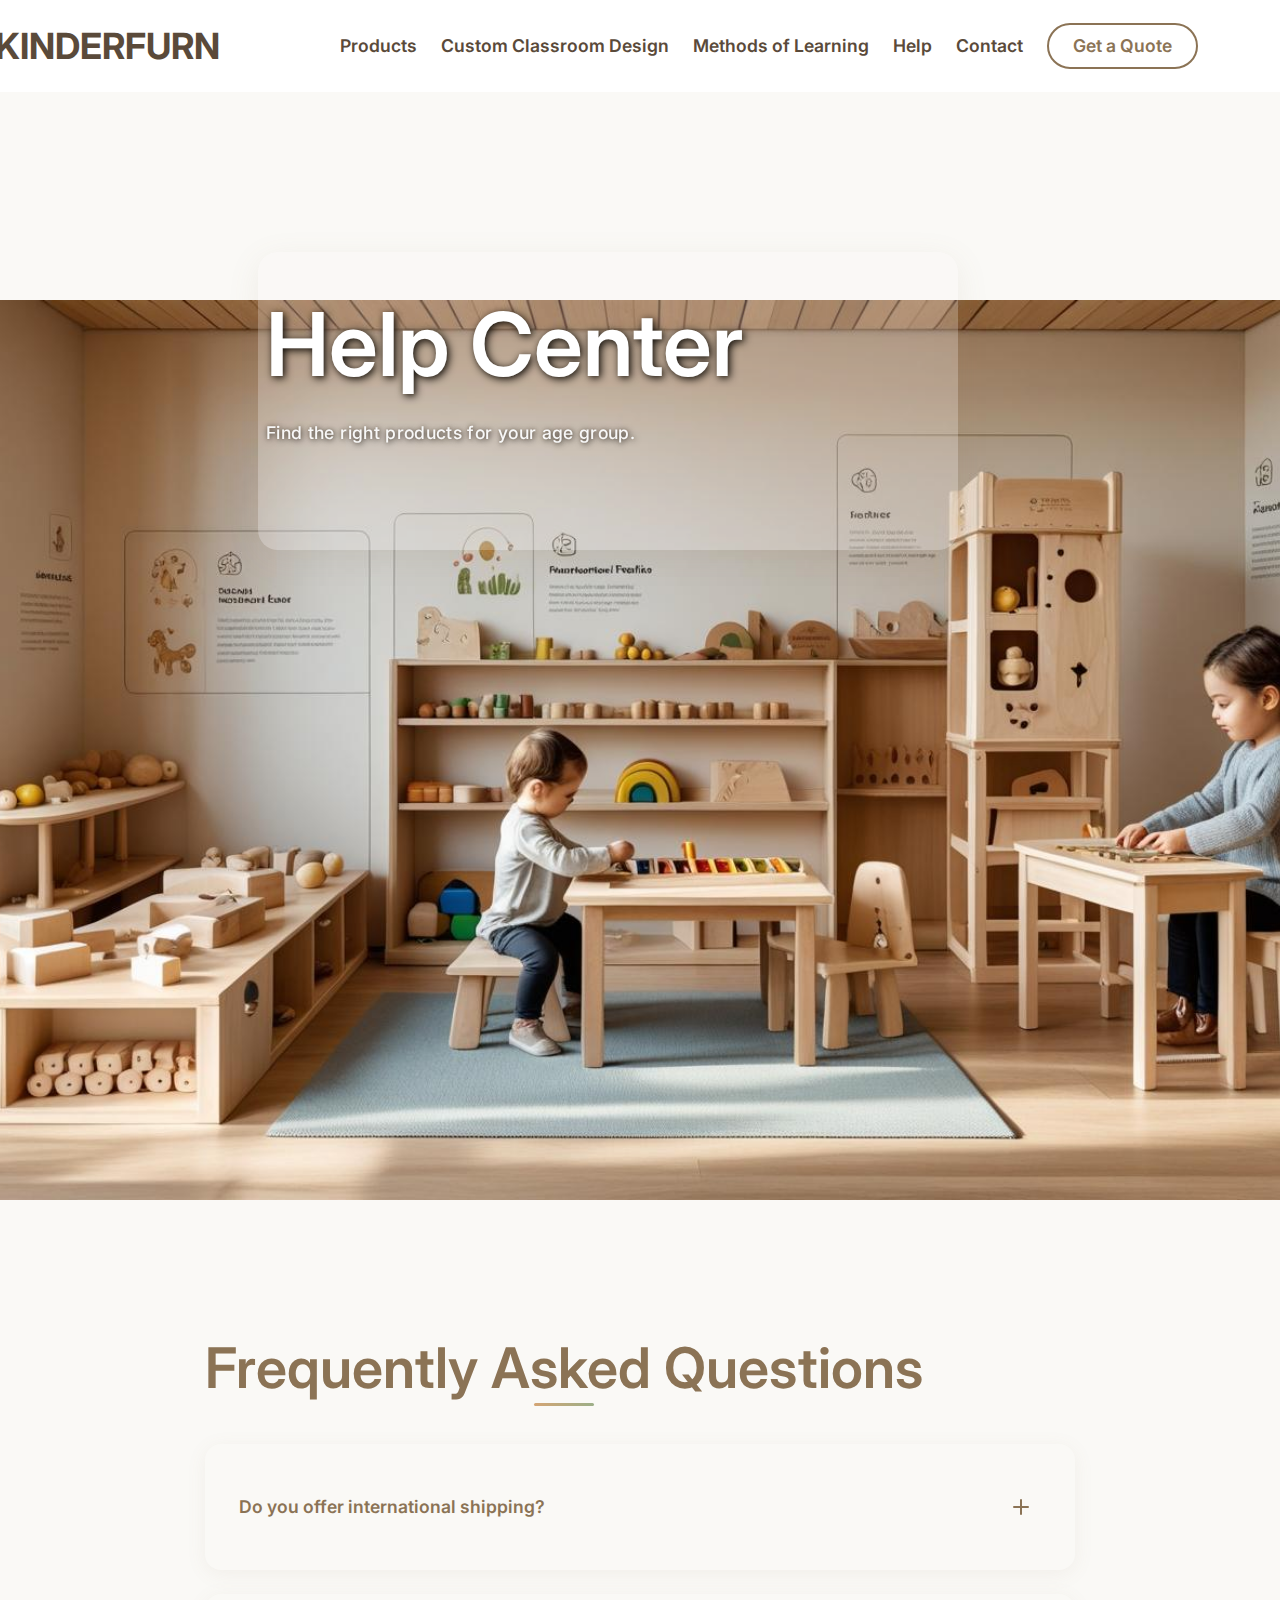
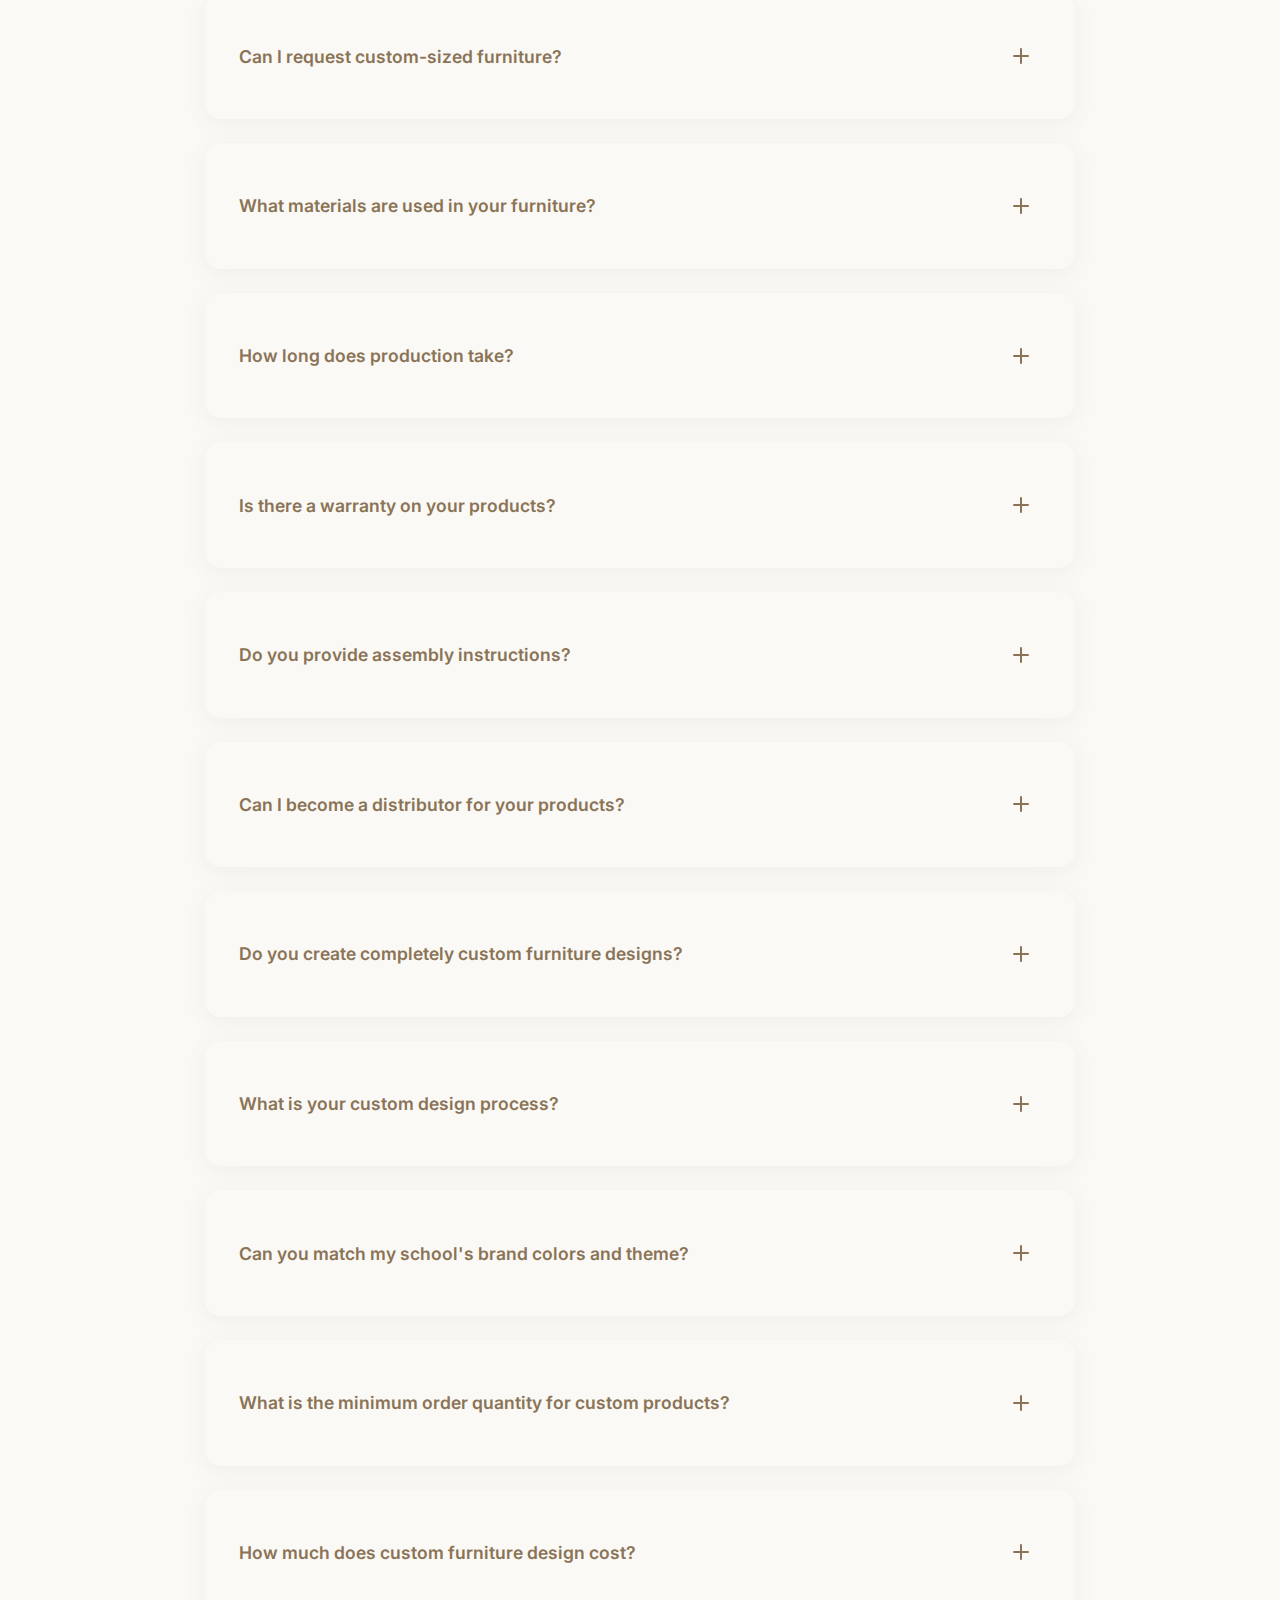
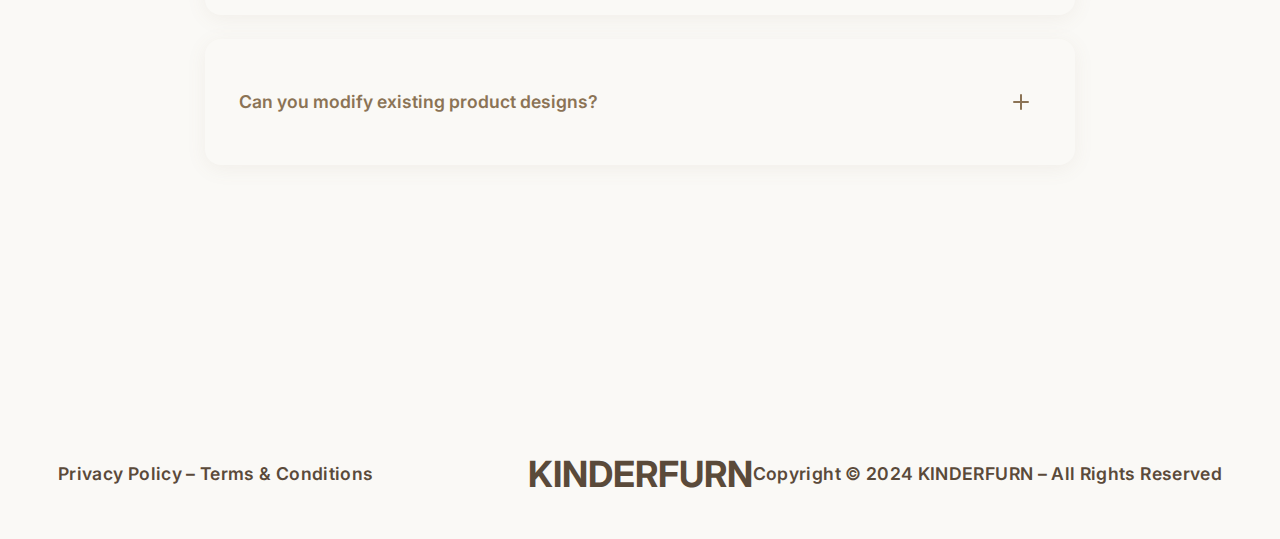
<file: help.html>
<!DOCTYPE html>
<html lang="en">

<head>
    <meta charset="UTF-8" />
    <meta name="viewport" content="width=device-width, initial-scale=1.0" />
    <link rel="icon" type="image/png" href="img/favicon.png" />
    <title>KINDERFURN - Help Center</title>
    <link rel="stylesheet" href="css/style.css" />
    <style>
        .help__tabs {
            display: flex;
            justify-content: center;
            margin-bottom: 3rem;
            gap: 1rem;
        }

        .help__tab-button {
            padding: 0.75rem 1.5rem;
            border-radius: 30px;
            background-color: var(--neutral-light);
            color: var(--primary-dark);
            font-weight: 600;
            border: 2px solid transparent;
            cursor: pointer;
            transition: all 0.3s ease;
            position: relative;
            overflow: hidden;
        }

        .help__tab-button.active,
        .help__tab-button:hover {
            background-color: var(--primary-dark);
            color: var(--neutral-light);
            transform: translateY(-2px);
            box-shadow: 0 8px 25px rgba(139, 115, 85, 0.25);
        }

        .help__tab-content {
            display: none;
        }

        .help__tab-content.active {
            display: block;
        }

        /* Enhanced FAQ Animations */
        .faqs__container {
            max-width: 900px;
            margin: 0 auto;
        }

        .spollers-faq__item {
            background: var(--neutral-light);
            border-radius: 16px;
            margin-bottom: 1.5rem;
            box-shadow: 0 4px 20px rgba(139, 115, 85, 0.08);
            transition: all 0.4s cubic-bezier(0.4, 0, 0.2, 1);
            overflow: hidden;
            border: 2px solid transparent;
        }

        .spollers-faq__item:hover {
            transform: translateY(-4px);
            box-shadow: 0 12px 40px rgba(139, 115, 85, 0.15);
            border-color: var(--accent-natural);
        }

        .spollers-faq__item.active {
            background: linear-gradient(135deg, var(--neutral-light) 0%, var(--primary-light) 100%);
            border-color: var(--primary-dark);
            transform: translateY(-2px);
            box-shadow: 0 8px 30px rgba(139, 115, 85, 0.2);
        }

        .spollers-faq__button {
            width: 100%;
            padding: 1.8rem 2rem;
            background: transparent;
            border: none;
            text-align: left;
            font-size: 1.1rem;
            font-weight: 600;
            color: var(--primary-dark);
            cursor: pointer;
            display: flex;
            justify-content: space-between;
            align-items: center;
            transition: all 0.3s ease;
            position: relative;
        }

        .spollers-faq__button:hover {
            color: var(--accent-warm);
        }

        .spollers-faq__button span {
            width: 24px;
            height: 24px;
            position: relative;
            transition: all 0.4s cubic-bezier(0.4, 0, 0.2, 1);
        }

        .spollers-faq__button span::before,
        .spollers-faq__button span::after {
            content: '';
            position: absolute;
            top: 50%;
            left: 50%;
            background: var(--primary-dark);
            border-radius: 2px;
            transition: all 0.4s cubic-bezier(0.4, 0, 0.2, 1);
        }

        .spollers-faq__button span::before {
            width: 16px;
            height: 2px;
            transform: translate(-50%, -50%);
        }

        .spollers-faq__button span::after {
            width: 2px;
            height: 16px;
            transform: translate(-50%, -50%);
        }

        .spollers-faq__item.active .spollers-faq__button span {
            transform: rotate(45deg);
        }

        .spollers-faq__item.active .spollers-faq__button span::before {
            background: var(--accent-warm);
        }

        .spollers-faq__item.active .spollers-faq__button span::after {
            background: var(--accent-warm);
            opacity: 0;
        }

        .spollers-faq__text {
            display: none;
            padding: 0 2rem 2rem 2rem;
        }

        .spollers-faq__item.active .spollers-faq__text {
            display: block;
        }

        .spollers-faq__text p {
            font-size: 1rem;
            line-height: 1.6;
            color: var(--neutral-dark);
            margin: 0;
        }

        /* FAQ Header Styling */
        .faqs .title {
            color: var(--primary-dark);
            position: relative;
            display: inline-block;
        }

        .faqs .title::after {
            content: '';
            position: absolute;
            bottom: -10px;
            left: 50%;
            transform: translateX(-50%);
            width: 60px;
            height: 3px;
            background: linear-gradient(90deg, var(--accent-warm), var(--primary-medium));
            border-radius: 2px;
        }

        /* Staggered Animation for FAQ Items */
        .spollers-faq__item {
            animation: slideInUp 0.6s ease-out;
            animation-fill-mode: both;
        }

        .spollers-faq__item:nth-child(1) { animation-delay: 0.1s; }
        .spollers-faq__item:nth-child(2) { animation-delay: 0.2s; }
        .spollers-faq__item:nth-child(3) { animation-delay: 0.3s; }
        .spollers-faq__item:nth-child(4) { animation-delay: 0.4s; }
        .spollers-faq__item:nth-child(5) { animation-delay: 0.5s; }
        .spollers-faq__item:nth-child(6) { animation-delay: 0.6s; }
        .spollers-faq__item:nth-child(7) { animation-delay: 0.7s; }

        @keyframes slideInUp {
            from {
                opacity: 0;
                transform: translateY(30px);
            }
            to {
                opacity: 1;
                transform: translateY(0);
            }
        }


    </style>
</head>

<body>
    <div class="wrapper">
        <header class="header">
            <div class="header__container">
                <a href="index.html" class="header__logo logo">KINDERFURN</a>
                <div class="header__navigation">
                    <div class="header__menu menu">
                        <nav class="menu__body">
                            <ul class="menu__list">
                                <li class="menu__item menu__item_has-submenu">
                                    <a href="#" class="menu__link">Products</a>
                                    <ul class="menu__submenu">
                                        <li><a href="shelving-storage.html" class="menu__sublink">Shelving & Storage</a></li>
                                        <li><a href="chairs-seating.html" class="menu__sublink">Chairs & Seating</a></li>
                                        <li><a href="tables.html" class="menu__sublink">Tables</a></li>
                                        <li><a href="easels.html" class="menu__sublink">Easels</a></li>
                                    </ul>
                                </li>
                                <li class="menu__item"><a href="custom-classroom-design.html" class="menu__link">Custom Classroom Design</a></li>
                                <li class="menu__item menu__item_has-submenu">
                                    <a href="#" class="menu__link">Methods of Learning</a>
                                    <ul class="menu__submenu">
                                        <li><a href="montessori.html" class="menu__sublink">Montessori</a></li>
                                        <li><a href="pikler.html" class="menu__sublink">Pikler</a></li>
                                        <li><a href="waldorf.html" class="menu__sublink">Waldorf</a></li>
                                    </ul>
                                </li>
                                <li class="menu__item"><a href="help.html" class="menu__link">Help</a></li>
                                <li class="menu__item"><a href="contact.html" class="menu__link">Contact</a></li>
                            </ul>
                            <a href="contact.html" class="actions-header__button">Get a Quote</a>
                        </nav>
                    </div>
                    <div class="header__actions actions-header">
                        <button type="button" class="menu__icon icon-menu"><span></span></button>
                    </div>
                </div>
            </div>
        </header>
        <main class="page">
            <section class="page__main main main_help">
                <div class="main__container main__container_pages">
                    <h1 class="main__title">Help Center</h1>
                    <div class="main__text main__text_pages">
                        Find the right products for your age group.
                    </div>
                </div>
            </section>
            <section class="page__faqs faqs" style="padding-bottom: 5rem;">
                <div class="faqs__container">
                    <h2 class="title" style="text-align:center; margin-bottom: 3rem;">Frequently Asked Questions</h2>
                    <div class="faqs__spollers spollers-faq">
                        <div class="spollers-faq__item">
                            <button type="button" class="spollers-faq__button">Do you offer international shipping?<span></span></button>
                            <div class="spollers-faq__text">
                                <p>Yes, we ship worldwide. For bulk orders, we work with trusted freight partners to ensure safe and timely delivery.</p>
                            </div>
                        </div>
                        <div class="spollers-faq__item">
                            <button type="button" class="spollers-faq__button">Can I request custom-sized furniture?<span></span></button>
                            <div class="spollers-faq__text">
                                <p>Absolutely. We offer custom classroom design services and can tailor furniture dimensions based on your space and needs.</p>
                            </div>
                        </div>
                        <div class="spollers-faq__item">
                            <button type="button" class="spollers-faq__button">What materials are used in your furniture?<span></span></button>
                            <div class="spollers-faq__text">
                                <p>We use high-quality Finnish birch plywood, eco-friendly finishes, and non-toxic adhesives, ensuring durability and child safety.</p>
                            </div>
                        </div>
                        <div class="spollers-faq__item">
                            <button type="button" class="spollers-faq__button">How long does production take?<span></span></button>
                            <div class="spollers-faq__text">
                                <p>Standard orders are usually produced within 4–6 weeks. Custom projects may take slightly longer depending on complexity.</p>
                            </div>
                        </div>
                        <div class="spollers-faq__item">
                            <button type="button" class="spollers-faq__button">Is there a warranty on your products?<span></span></button>
                            <div class="spollers-faq__text">
                                <p>Yes, all our furniture comes with a 5-year warranty covering structural integrity and manufacturing defects.</p>
                            </div>
                        </div>
                        <div class="spollers-faq__item">
                            <button type="button" class="spollers-faq__button">Do you provide assembly instructions?<span></span></button>
                            <div class="spollers-faq__text">
                                <p>Yes, all products come with clear and easy-to-follow assembly manuals. For bulk orders, we also offer digital guides and support.</p>
                            </div>
                        </div>
                        <div class="spollers-faq__item">
                            <button type="button" class="spollers-faq__button">Can I become a distributor for your products?<span></span></button>
                            <div class="spollers-faq__text">
                                <p>We are open to new B2B partnerships. Please reach out via the Contact page to discuss distribution opportunities in your region.</p>
                            </div>
                        </div>
                        <div class="spollers-faq__item">
                            <button type="button" class="spollers-faq__button">Do you create completely custom furniture designs?<span></span></button>
                            <div class="spollers-faq__text">
                                <p>Yes! We specialize in creating bespoke furniture tailored to your exact specifications. Our design team works with you to develop unique pieces that match your vision, brand colors, and specific dimensional requirements.</p>
                            </div>
                        </div>
                        <div class="spollers-faq__item">
                            <button type="button" class="spollers-faq__button">What is your custom design process?<span></span></button>
                            <div class="spollers-faq__text">
                                <p>Our custom design process includes: 1) Initial consultation to understand your needs, 2) 3D design concepts and renderings, 3) Material and finish selection, 4) Prototype development (if needed), 5) Production and quality testing, 6) Delivery and installation support.</p>
                            </div>
                        </div>
                        <div class="spollers-faq__item">
                            <button type="button" class="spollers-faq__button">Can you match my school's brand colors and theme?<span></span></button>
                            <div class="spollers-faq__text">
                                <p>Absolutely! We can create furniture in custom colors, add logos, and incorporate your school's branding elements. We work with a wide range of safe, child-friendly finishes and can match virtually any color palette.</p>
                            </div>
                        </div>
                        <div class="spollers-faq__item">
                            <button type="button" class="spollers-faq__button">What is the minimum order quantity for custom products?<span></span></button>
                            <div class="spollers-faq__text">
                                <p>For custom furniture designs, we typically require a minimum order of 10-20 pieces depending on complexity. However, we're flexible and can discuss smaller quantities for unique projects or prototype development.</p>
                            </div>
                        </div>
                        <div class="spollers-faq__item">
                            <button type="button" class="spollers-faq__button">How much does custom furniture design cost?<span></span></button>
                            <div class="spollers-faq__text">
                                <p>Custom furniture pricing varies based on design complexity, materials, quantity, and special features. Generally, custom pieces are 20-40% more than our standard products. Contact us for a detailed quote based on your specific requirements.</p>
                            </div>
                        </div>
                        <div class="spollers-faq__item">
                            <button type="button" class="spollers-faq__button">Can you modify existing product designs?<span></span></button>
                            <div class="spollers-faq__text">
                                <p>Yes! We can modify our existing furniture designs with different dimensions, colors, materials, or additional features. This is often more cost-effective than creating entirely new designs while still meeting your specific needs.</p>
                            </div>
                        </div>
                    </div>
                </div>
            </section>
        </main>
        <footer class="footer">
            <div class="footer__container">
                <a href="privacy-policy.html" class="footer__policy">Privacy Policy – Terms & Conditions</a>
                <a href="index.html" class="footer__logo logo">KINDERFURN</a>
                <div class="footer__copyright">Copyright © 2024 KINDERFURN – All Rights Reserved</div>
            </div>
        </footer>
    </div>
    <script src="js/script.js"></script>
    <script>
        const tabs = document.querySelectorAll('.help__tab-button');
        const contents = document.querySelectorAll('.help__tab-content');

        tabs.forEach(tab => {
            tab.addEventListener('click', () => {
                tabs.forEach(item => item.classList.remove('active'));
                contents.forEach(item => item.classList.remove('active'));

                tab.classList.add('active');
                document.getElementById(tab.dataset.tab).classList.add('active');
            });
        });

        const spollers = document.querySelectorAll('.spollers-faq__button');
        spollers.forEach(spoller => {
            spoller.addEventListener('click', () => {
                const parent = spoller.parentElement;
                if (parent.classList.contains('active')) {
                    parent.classList.remove('active');
                } else {
                    document.querySelectorAll('.spollers-faq__item.active').forEach(activeSpoller => {
                        activeSpoller.classList.remove('active');
                    });
                    parent.classList.add('active');
                }
            });
        });
    </script>
</body>

</html>
</file>
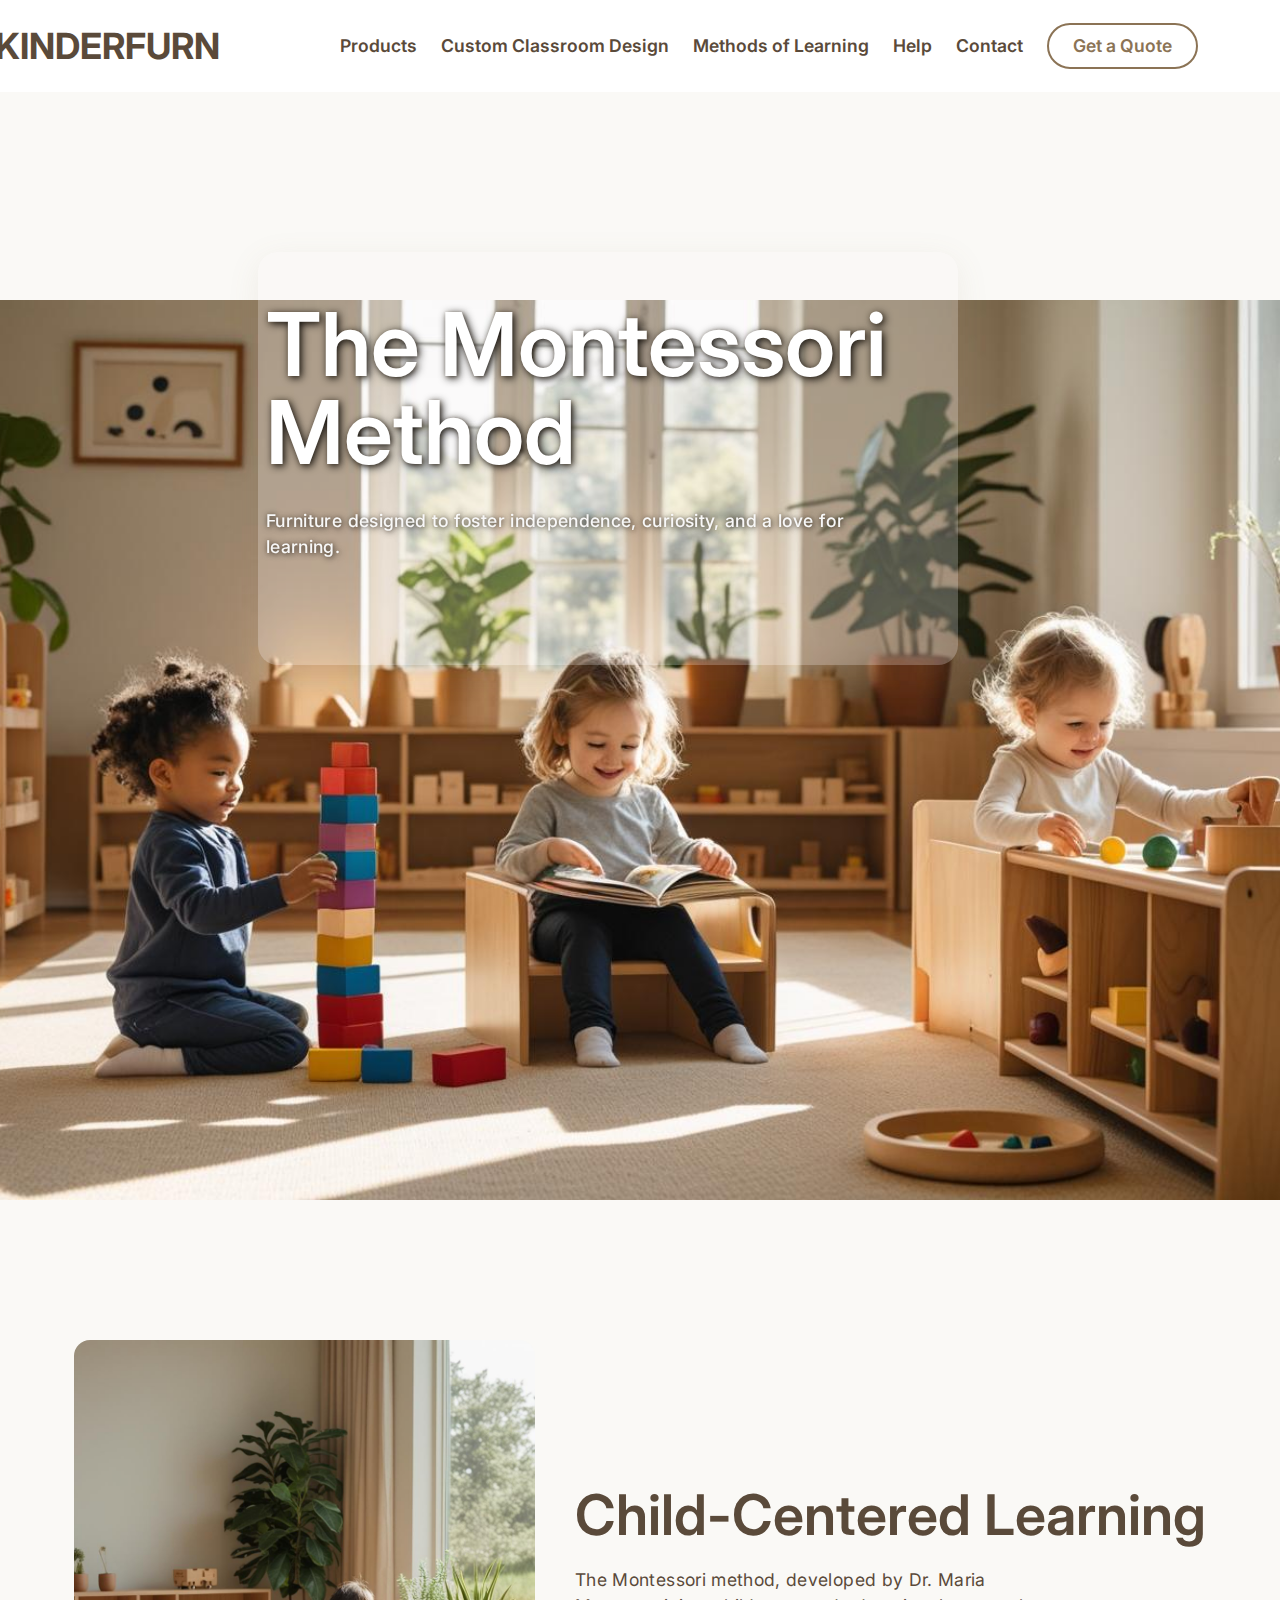
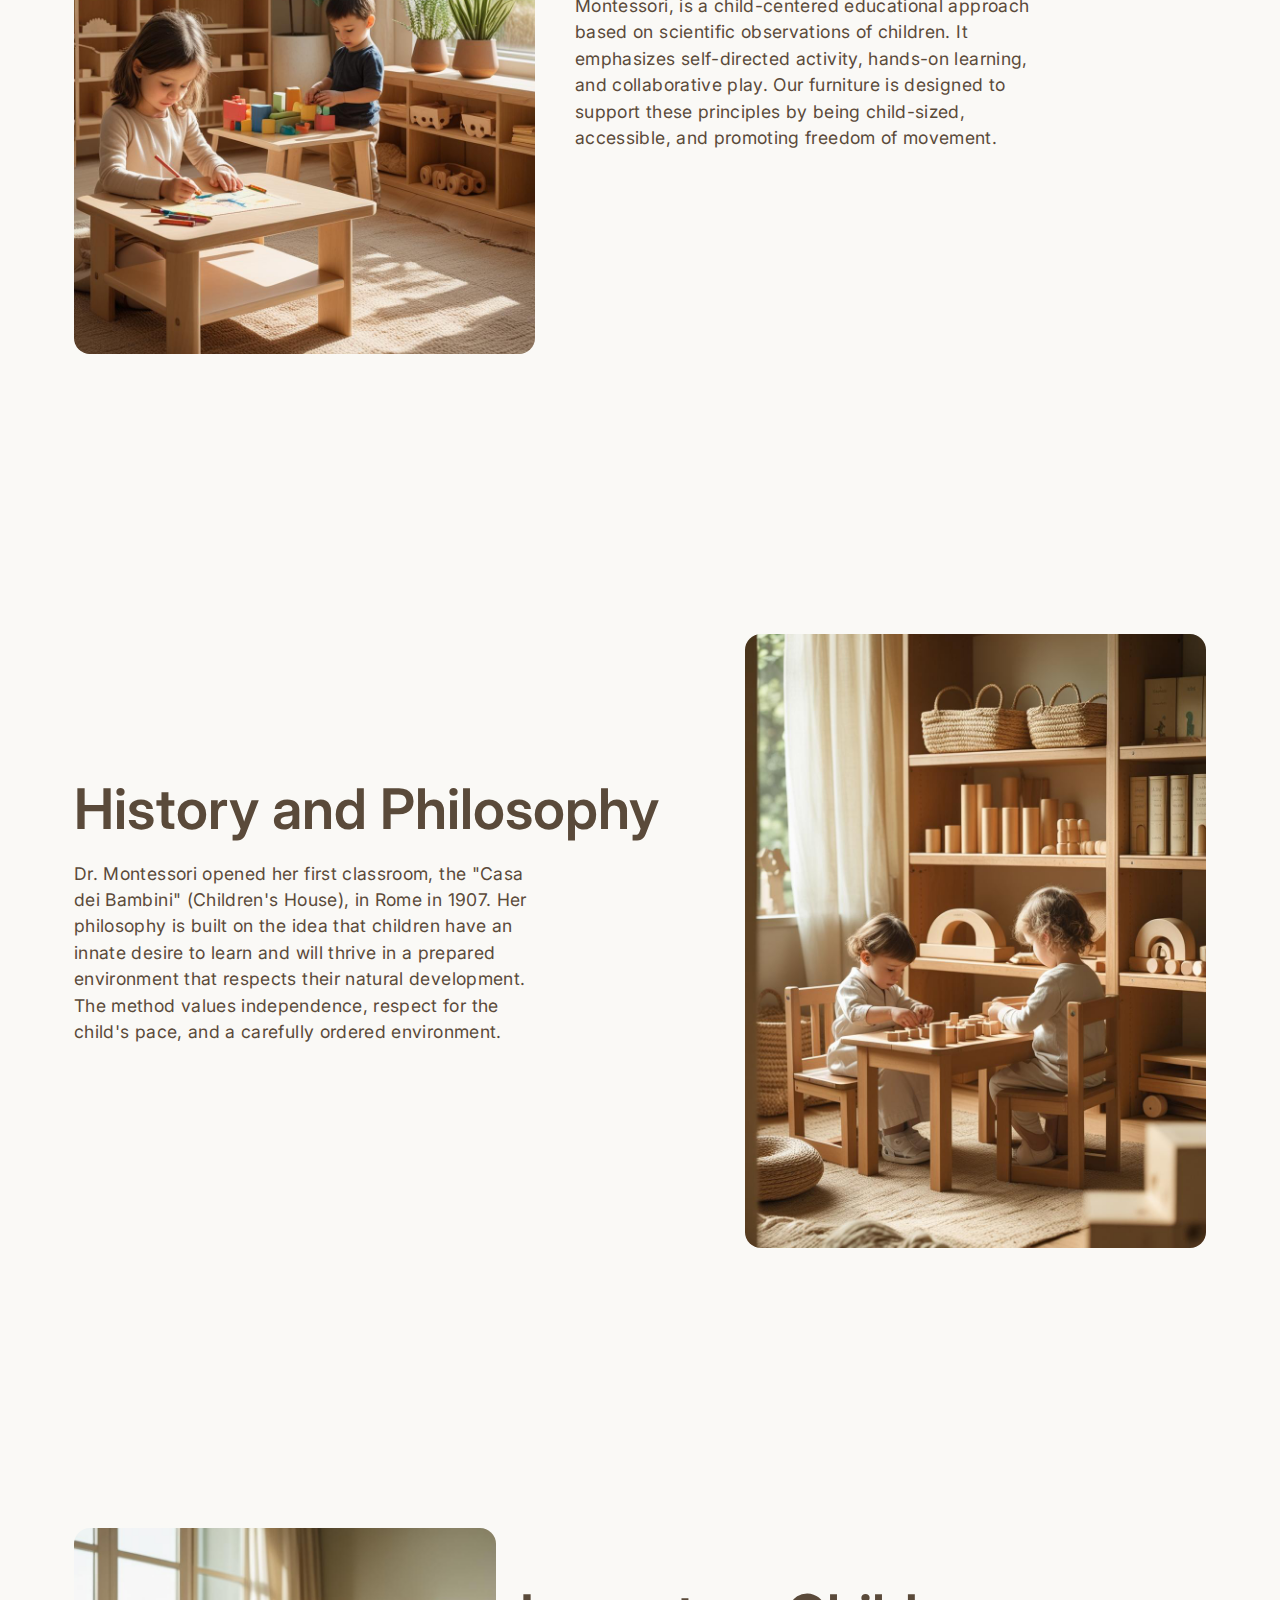
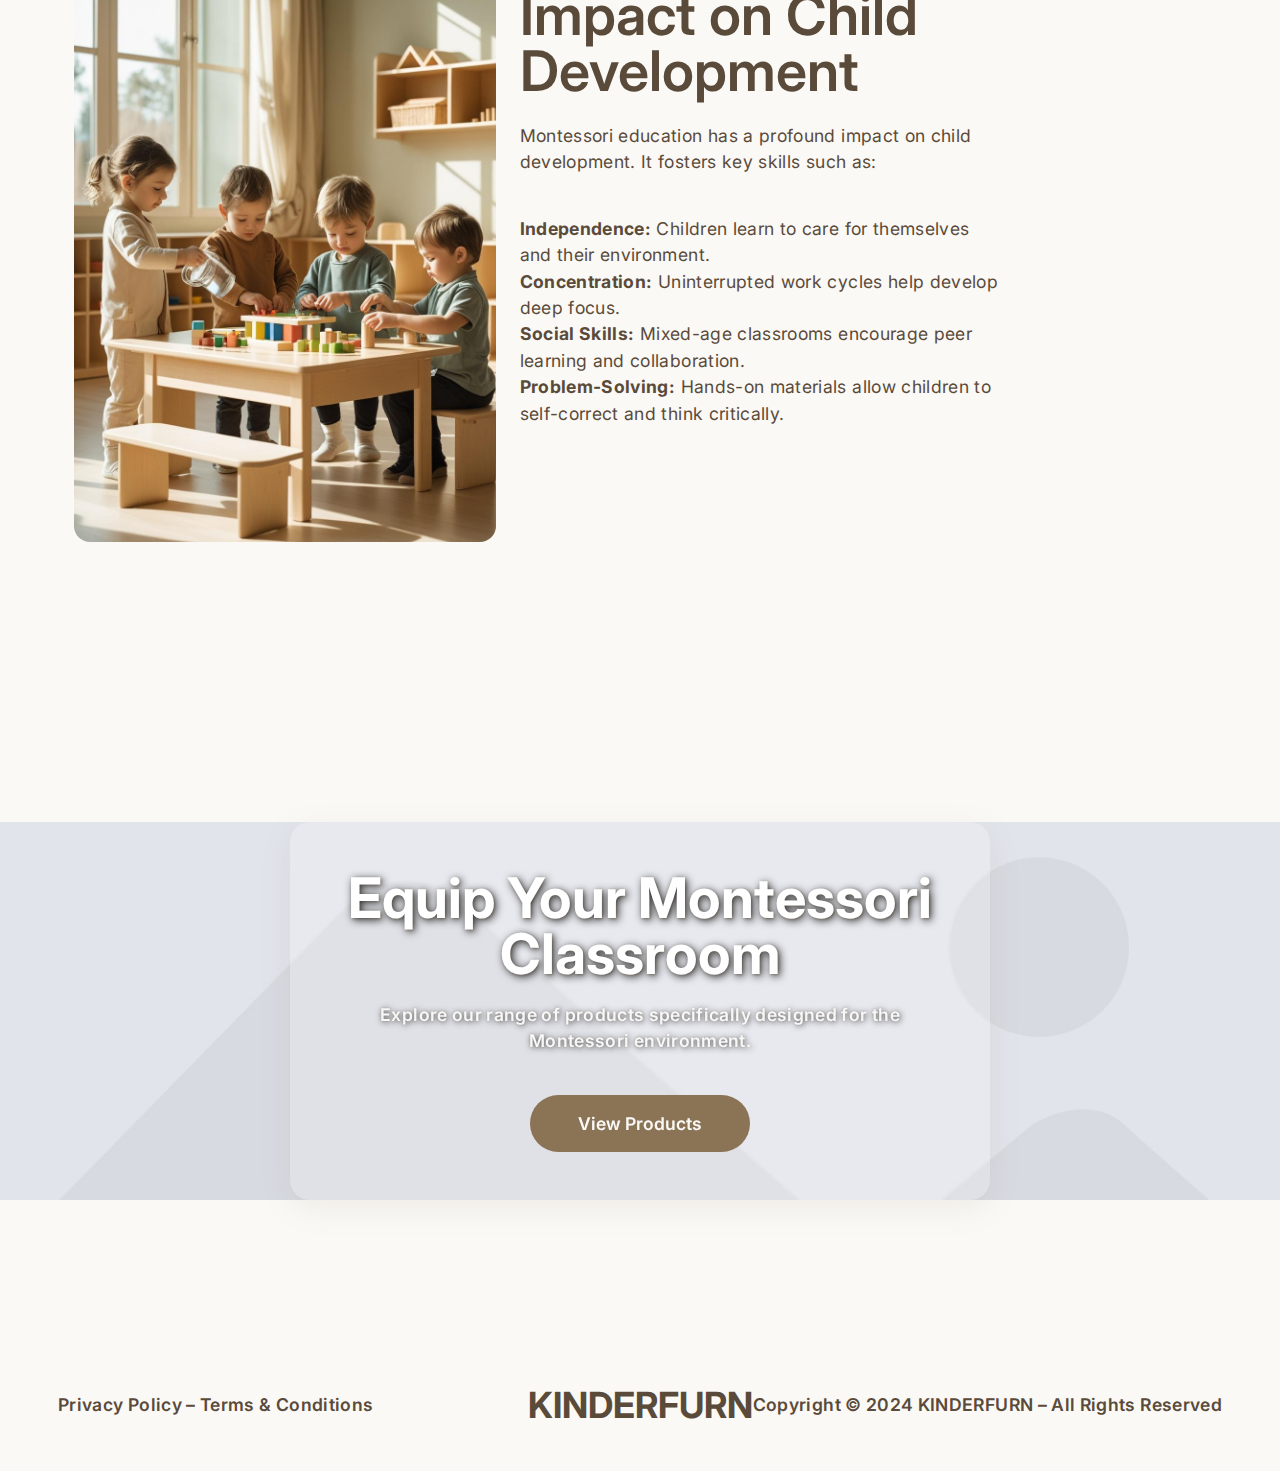
<file: montessori.html>
<!DOCTYPE html>
<html lang="en">

<head>
    <meta charset="UTF-8" />
    <meta name="viewport" content="width=device-width, initial-scale=1.0" />
    <link rel="icon" type="image/png" href="img/favicon.png" />
    <title>KINDERFURN - Montessori Method</title>
    <link rel="stylesheet" href="css/style.css" />
</head>

<body>
    <div class="wrapper">
        <header class="header">
            <div class="header__container">
                <a href="index.html" class="header__logo logo">KINDERFURN</a>
                <div class="header__navigation">
                    <div class="header__menu menu">
                        <nav class="menu__body">
                            <ul class="menu__list">
                                <li class="menu__item menu__item_has-submenu">
                                    <a href="#" class="menu__link">Products</a>
                                    <ul class="menu__submenu">
                                        <li><a href="shelving-storage.html" class="menu__sublink">Shelving & Storage</a></li>
                                        <li><a href="chairs-seating.html" class="menu__sublink">Chairs & Seating</a></li>
                                        <li><a href="tables.html" class="menu__sublink">Tables</a></li>
                                        <li><a href="easels.html" class="menu__sublink">Easels</a></li>
                                    </ul>
                                </li>
                                <li class="menu__item"><a href="custom-classroom-design.html" class="menu__link">Custom Classroom Design</a></li>
                                <li class="menu__item menu__item_has-submenu">
                                    <a href="#" class="menu__link">Methods of Learning</a>
                                    <ul class="menu__submenu">
                                        <li><a href="montessori.html" class="menu__sublink">Montessori</a></li>
                                        <li><a href="pikler.html" class="menu__sublink">Pikler</a></li>
                                        <li><a href="waldorf.html" class="menu__sublink">Waldorf</a></li>
                                    </ul>
                                </li>
                                <li class="menu__item"><a href="help.html" class="menu__link">Help</a></li>
                                <li class="menu__item"><a href="contact.html" class="menu__link">Contact</a></li>
                            </ul>
                            <a href="contact.html" class="actions-header__button">Get a Quote</a>
                        </nav>
                    </div>
                    <div class="header__actions actions-header">
                        <button type="button" class="menu__icon icon-menu"><span></span></button>
                    </div>
                </div>
            </div>
        </header>
        <main class="page">
            <section class="page__main main main_about">
                <div class="main__container main__container_pages">
                    <h1 class="main__title">The Montessori Method</h1>
                    <div class="main__text main__text_pages">
                        Furniture designed to foster independence, curiosity, and a love for learning.
                    </div>
                </div>
            </section>
            <section class="page__about about">
                <div class="about__container">
                    <div class="about__image"><img src="img/montessori/Child-Centered Learning.jpg" alt="Children in a Montessori classroom" /></div>
                    <div class="about__content">
                        <h2 class="about__title title">Child-Centered Learning</h2>
                        <div class="about__text">
                            <p>
                                The Montessori method, developed by Dr. Maria Montessori, is a child-centered educational approach based on scientific observations of children. It emphasizes self-directed activity, hands-on learning, and collaborative play. Our furniture is designed to support these principles by being child-sized, accessible, and promoting freedom of movement.
                            </p>
                        </div>
                    </div>
                </div>
            </section>

            <section class="page__about about">
                <div class="about__container">
                    <div class="about__content">
                        <h2 class="about__title title">History and Philosophy</h2>
                        <div class="about__text">
                            <p>
                                Dr. Montessori opened her first classroom, the "Casa dei Bambini" (Children's House), in Rome in 1907. Her philosophy is built on the idea that children have an innate desire to learn and will thrive in a prepared environment that respects their natural development. The method values independence, respect for the child's pace, and a carefully ordered environment.
                            </p>
                        </div>
                    </div>
                    <div class="about__image"><img src="img/montessori/History and Philosophy.jpg" alt="Dr. Maria Montessori" /></div>
                </div>
            </section>

            <section class="page__about about">
                <div class="about__container">
                     <div class="about__image"><img src="img/montessori/Impact on Child Development.jpg" alt="Montessori learning materials" /></div>
                    <div class="about__content">
                        <h2 class="about__title title">Impact on Child Development</h2>
                        <div class="about__text">
                            <p>
                                Montessori education has a profound impact on child development. It fosters key skills such as:
                            </p>
                            <ul>
                                <li><strong>Independence:</strong> Children learn to care for themselves and their environment.</li>
                                <li><strong>Concentration:</strong> Uninterrupted work cycles help develop deep focus.</li>
                                <li><strong>Social Skills:</strong> Mixed-age classrooms encourage peer learning and collaboration.</li>
                                <li><strong>Problem-Solving:</strong> Hands-on materials allow children to self-correct and think critically.</li>
                            </ul>
                        </div>
                    </div>
                </div>
            </section>

            <section class="page__outro outro outro_about">
                <div class="outro__container">
                    <h2 class="outro__title title">Equip Your Montessori Classroom</h2>
                    <div class="outro__text">
                        Explore our range of products specifically designed for the Montessori environment.
                    </div>
                    <a href="shelving-storage.html" class="outro__button button">View Products</a>
                </div>
            </section>
        </main>
        <footer class="footer">
            <div class="footer__container">
                <a href="privacy-policy.html" class="footer__policy">Privacy Policy – Terms & Conditions</a>
                <a href="index.html" class="footer__logo logo">KINDERFURN</a>
                <div class="footer__copyright">Copyright © 2024 KINDERFURN – All Rights Reserved</div>
            </div>
        </footer>
    </div>
    <script src="js/script.js"></script>
</body>

</html>
</file>
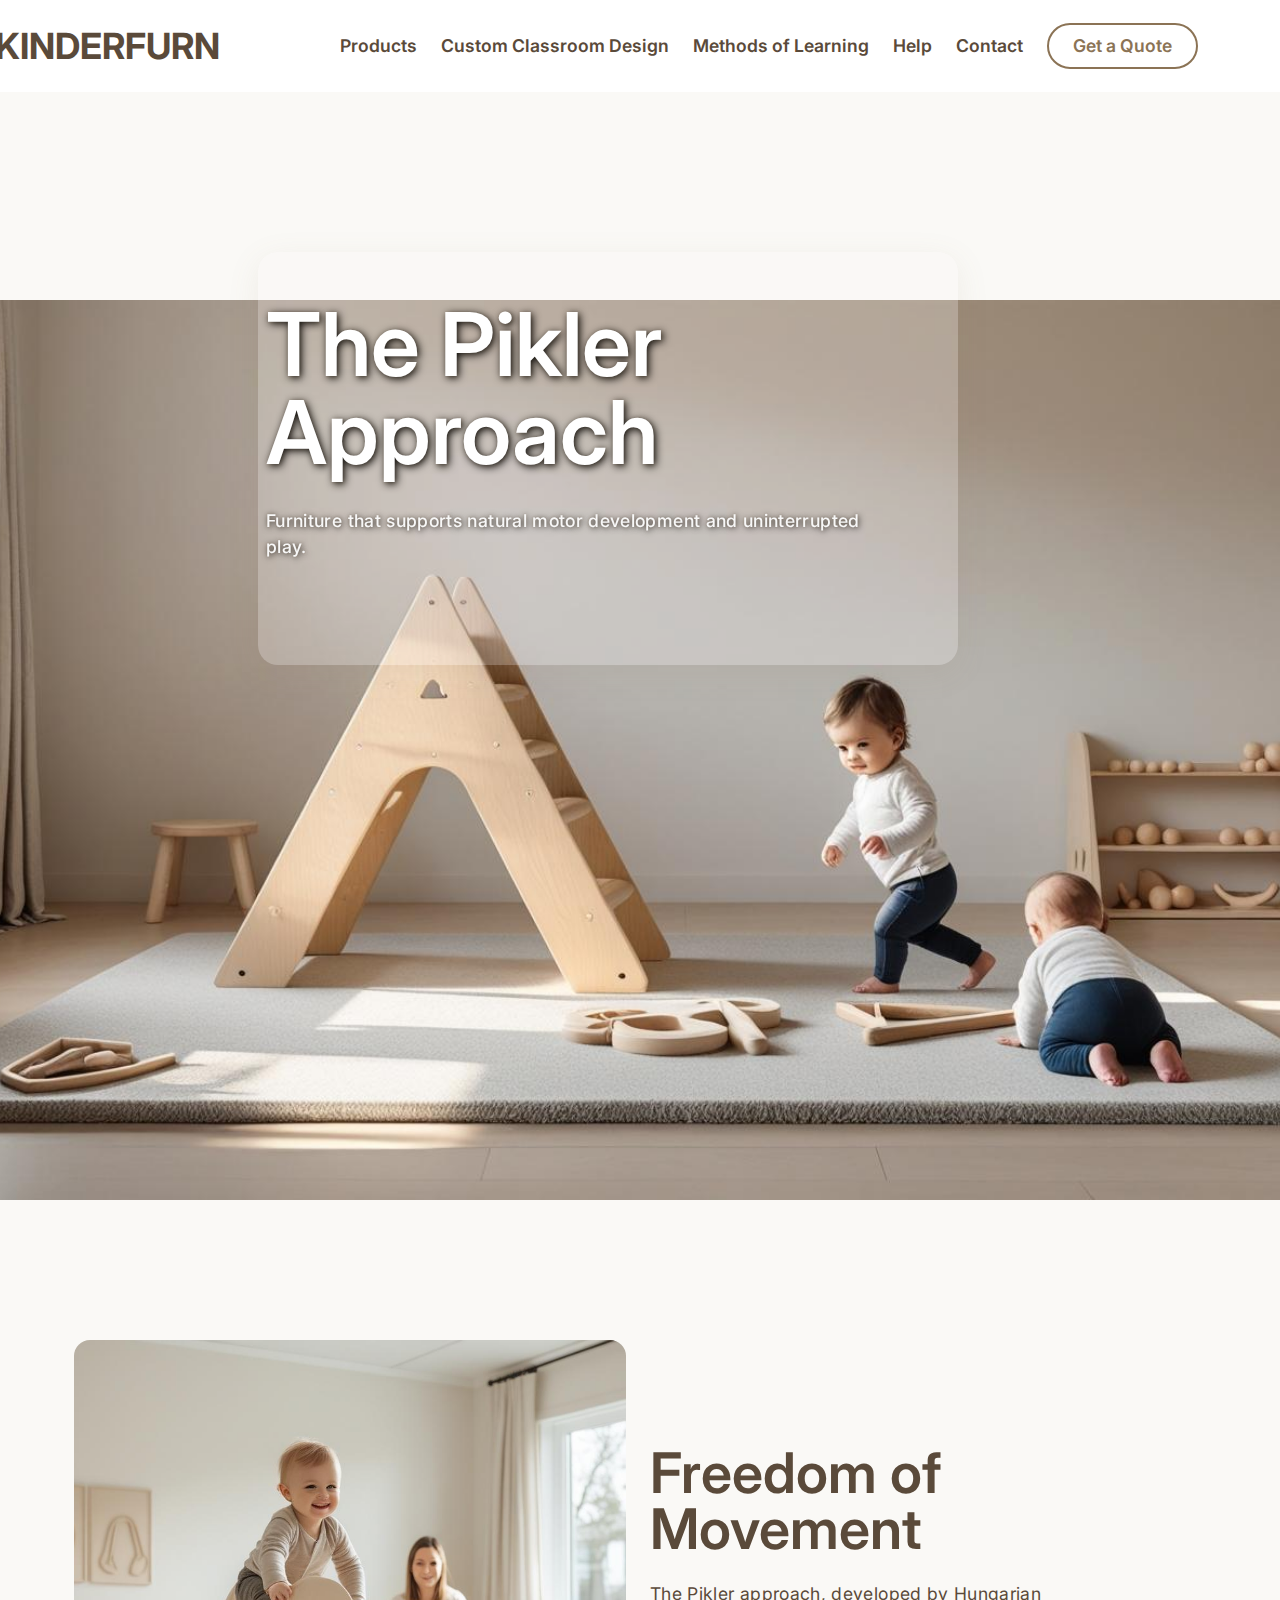
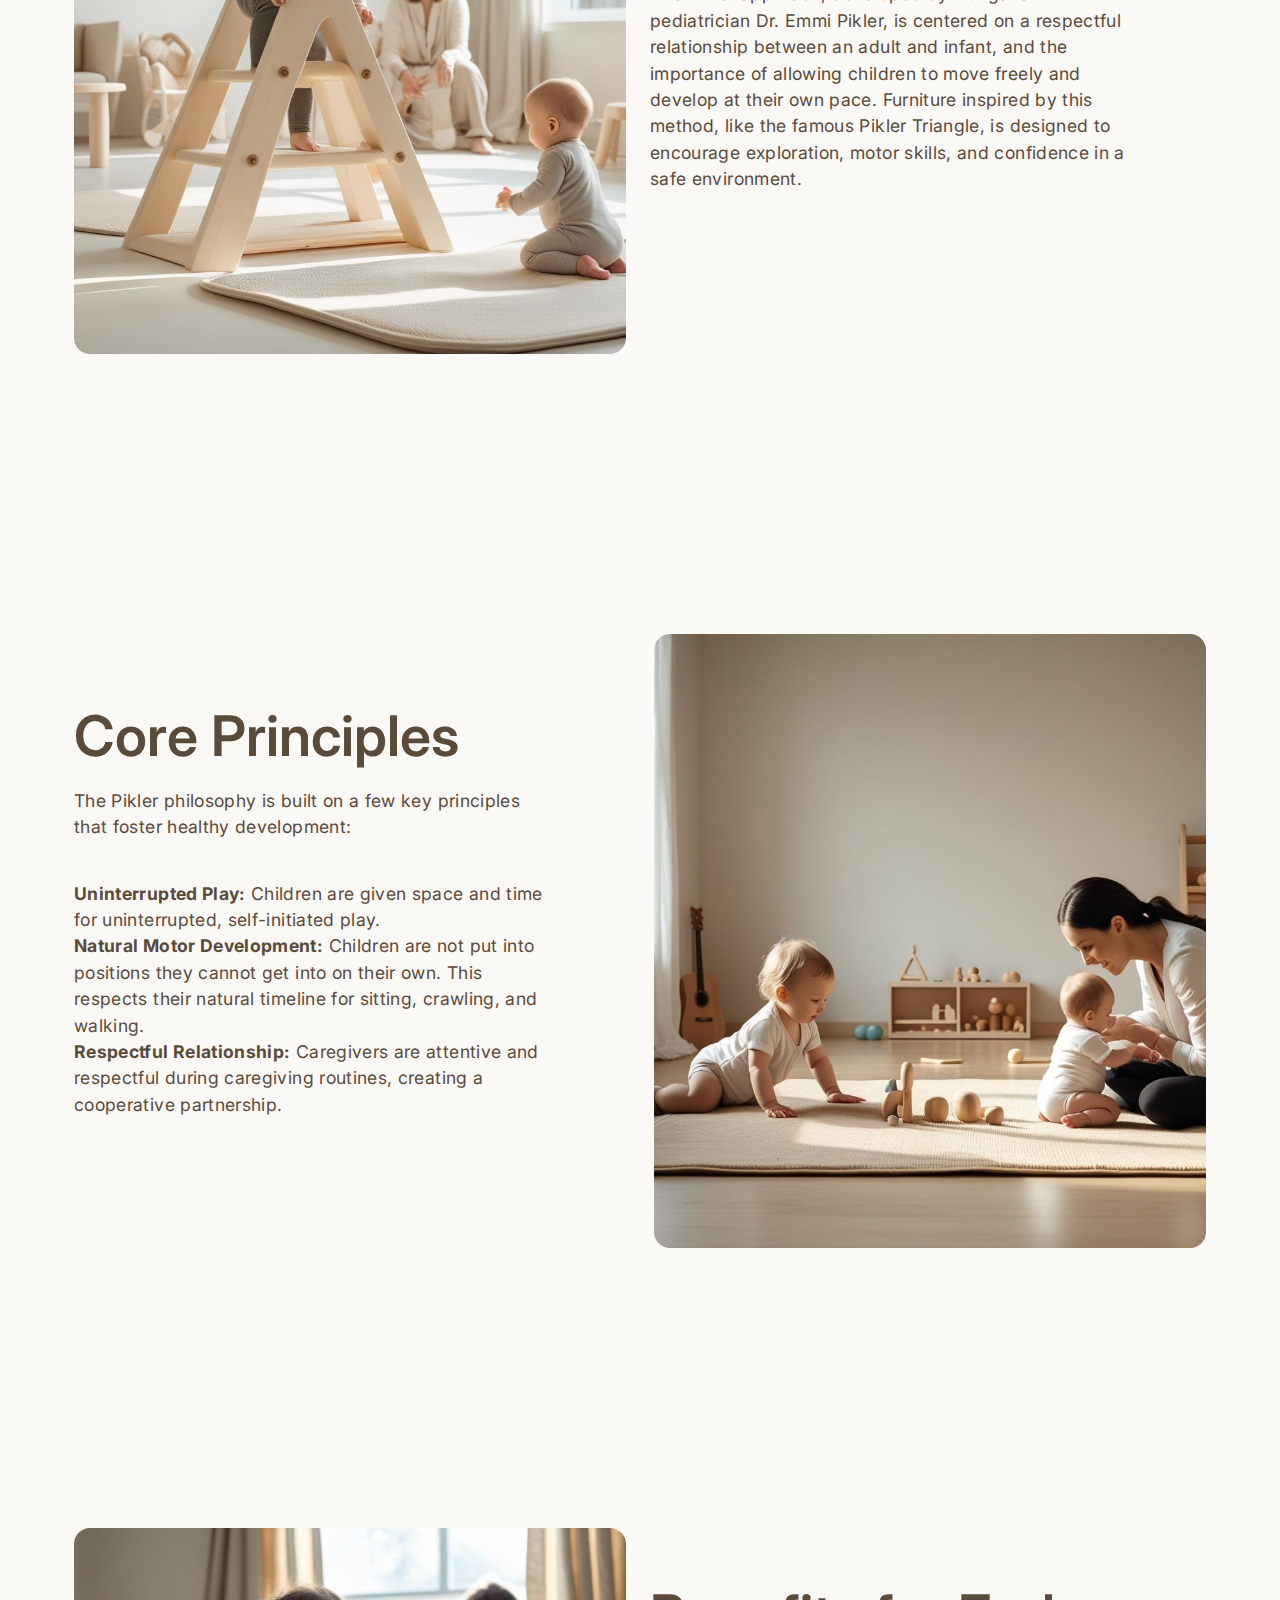
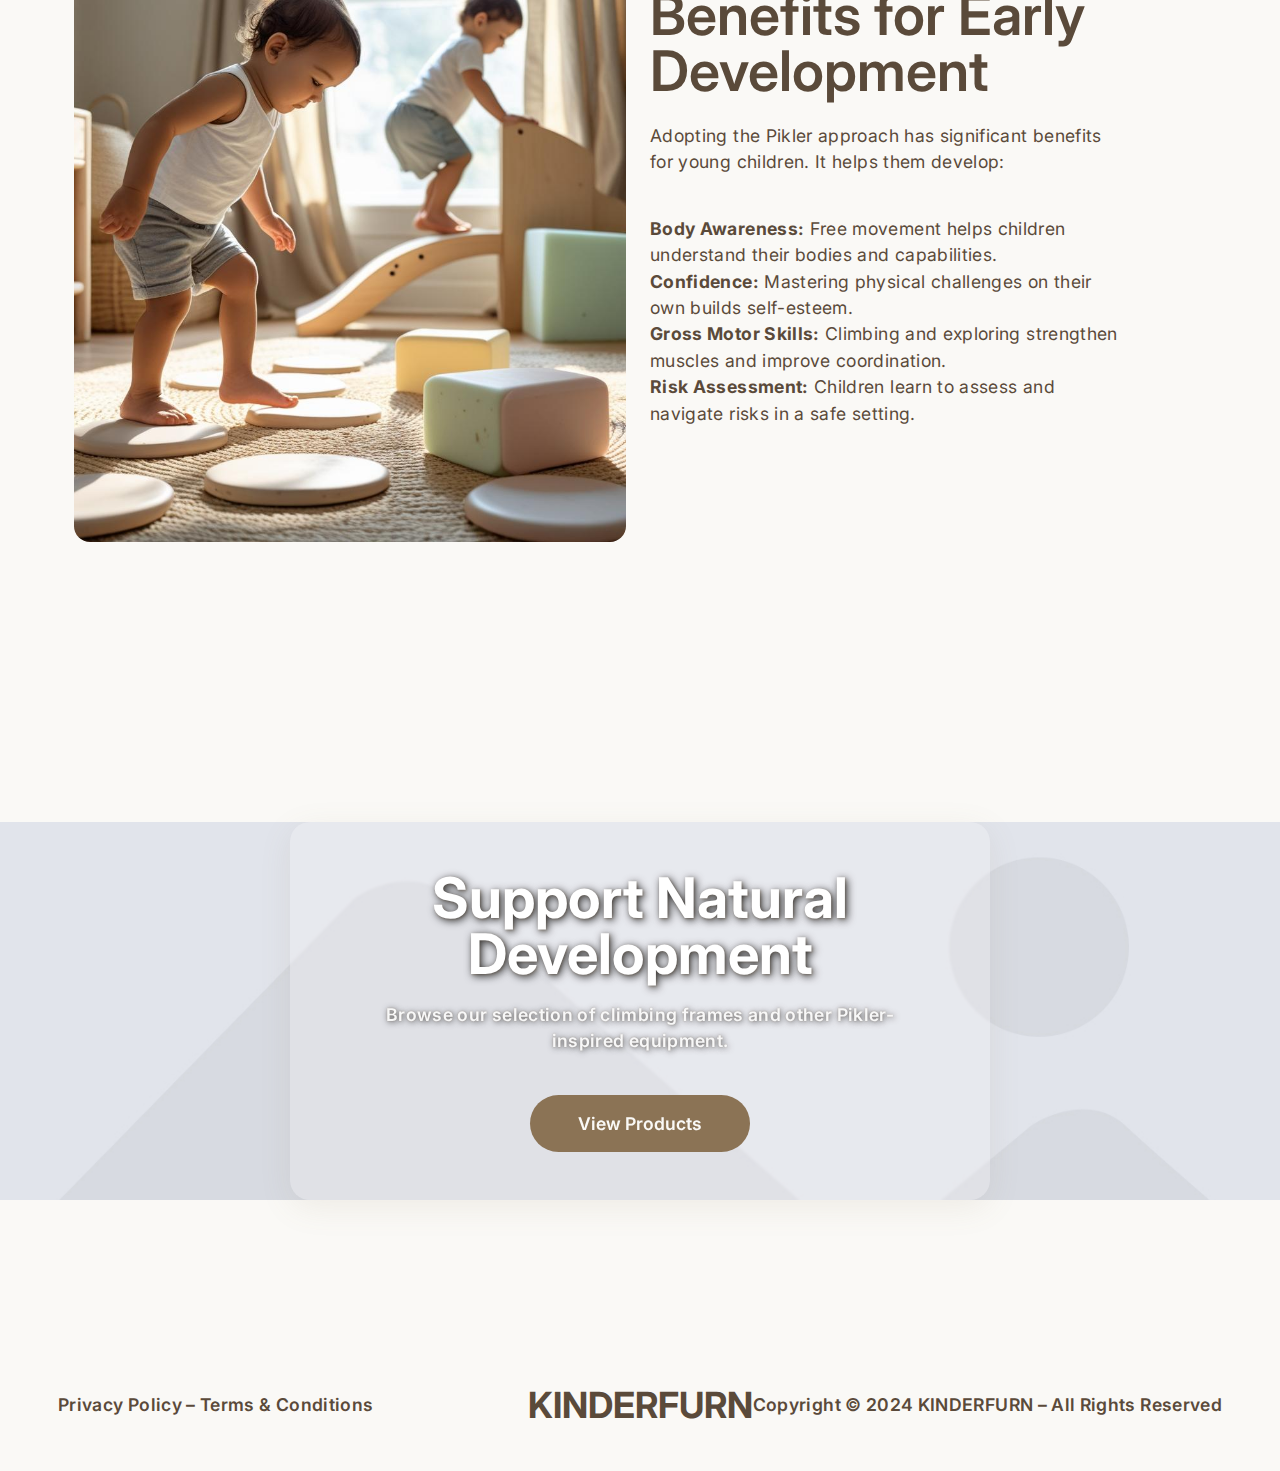
<file: pikler.html>
<!DOCTYPE html>
<html lang="en">

<head>
    <meta charset="UTF-8" />
    <meta name="viewport" content="width=device-width, initial-scale=1.0" />
    <link rel="icon" type="image/png" href="img/favicon.png" />
    <title>KINDERFURN - Pikler Method</title>
    <link rel="stylesheet" href="css/style.css" />
</head>

<body>
    <div class="wrapper">
        <header class="header">
            <div class="header__container">
                <a href="index.html" class="header__logo logo">KINDERFURN</a>
                <div class="header__navigation">
                    <div class="header__menu menu">
                        <nav class="menu__body">
                            <ul class="menu__list">
                                <li class="menu__item menu__item_has-submenu">
                                    <a href="#" class="menu__link">Products</a>
                                    <ul class="menu__submenu">
                                        <li><a href="shelving-storage.html" class="menu__sublink">Shelving & Storage</a></li>
                                        <li><a href="chairs-seating.html" class="menu__sublink">Chairs & Seating</a></li>
                                        <li><a href="tables.html" class="menu__sublink">Tables</a></li>
                                        <li><a href="easels.html" class="menu__sublink">Easels</a></li>
                                    </ul>
                                </li>
                                <li class="menu__item"><a href="custom-classroom-design.html" class="menu__link">Custom Classroom Design</a></li>
                                <li class="menu__item menu__item_has-submenu">
                                    <a href="#" class="menu__link">Methods of Learning</a>
                                    <ul class="menu__submenu">
                                        <li><a href="montessori.html" class="menu__sublink">Montessori</a></li>
                                        <li><a href="pikler.html" class="menu__sublink">Pikler</a></li>
                                        <li><a href="waldorf.html" class="menu__sublink">Waldorf</a></li>
                                    </ul>
                                </li>
                                <li class="menu__item"><a href="help.html" class="menu__link">Help</a></li>
                                <li class="menu__item"><a href="contact.html" class="menu__link">Contact</a></li>
                            </ul>
                            <a href="contact.html" class="actions-header__button">Get a Quote</a>
                        </nav>
                    </div>
                    <div class="header__actions actions-header">
                        <button type="button" class="menu__icon icon-menu"><span></span></button>
                    </div>
                </div>
            </div>
        </header>
        <main class="page">
            <section class="page__main main main_about" style="background-image: url('img/pikler/The Pikler Approach.jpg'); background-size: cover; background-position: center; background-repeat: no-repeat;">
                <div class="main__container main__container_pages">
                    <h1 class="main__title">The Pikler Approach</h1>
                    <div class="main__text main__text_pages">
                        Furniture that supports natural motor development and uninterrupted play.
                    </div>
                </div>
            </section>
            <section class="page__about about">
                <div class="about__container">
                    <div class="about__image"><img src="img/pikler/Freedom of Movement.jpg" alt="Child on a Pikler triangle" /></div>
                    <div class="about__content">
                        <h2 class="about__title title">Freedom of Movement</h2>
                        <div class="about__text">
                            <p>
                               The Pikler approach, developed by Hungarian pediatrician Dr. Emmi Pikler, is centered on a respectful relationship between an adult and infant, and the importance of allowing children to move freely and develop at their own pace. Furniture inspired by this method, like the famous Pikler Triangle, is designed to encourage exploration, motor skills, and confidence in a safe environment.
                            </p>
                        </div>
                    </div>
                </div>
            </section>
            
            <section class="page__about about">
                <div class="about__container">
                     <div class="about__content">
                        <h2 class="about__title title">Core Principles</h2>
                        <div class="about__text">
                             <p>
                                The Pikler philosophy is built on a few key principles that foster healthy development:
                            </p>
                            <ul>
                                <li><strong>Uninterrupted Play:</strong> Children are given space and time for uninterrupted, self-initiated play.</li>
                                <li><strong>Natural Motor Development:</strong> Children are not put into positions they cannot get into on their own. This respects their natural timeline for sitting, crawling, and walking.</li>
                                <li><strong>Respectful Relationship:</strong> Caregivers are attentive and respectful during caregiving routines, creating a cooperative partnership.</li>
                            </ul>
                        </div>
                    </div>
                    <div class="about__image"><img src="img/pikler/Core Principles.jpg" alt="Pikler-inspired climbing equipment" /></div>
                </div>
            </section>

            <section class="page__about about">
                <div class="about__container">
                    <div class="about__image"><img src="img/pikler/Benefits for Early Development.jpg" alt="A toddler exploring a Pikler arch" /></div>
                    <div class="about__content">
                        <h2 class="about__title title">Benefits for Early Development</h2>
                        <div class="about__text">
                            <p>
                                Adopting the Pikler approach has significant benefits for young children. It helps them develop:
                            </p>
                            <ul>
                                <li><strong>Body Awareness:</strong> Free movement helps children understand their bodies and capabilities.</li>
                                <li><strong>Confidence:</strong> Mastering physical challenges on their own builds self-esteem.</li>
                                <li><strong>Gross Motor Skills:</strong> Climbing and exploring strengthen muscles and improve coordination.</li>
                                <li><strong>Risk Assessment:</strong> Children learn to assess and navigate risks in a safe setting.</li>
                            </ul>
                        </div>
                    </div>
                </div>
            </section>

            <section class="page__outro outro outro_about">
                <div class="outro__container">
                    <h2 class="outro__title title">Support Natural Development</h2>
                    <div class="outro__text">
                        Browse our selection of climbing frames and other Pikler-inspired equipment.
                    </div>
                    <a href="shelving-storage.html" class="outro__button button">View Products</a>
                </div>
            </section>
        </main>
        <footer class="footer">
            <div class="footer__container">
                <a href="privacy-policy.html" class="footer__policy">Privacy Policy – Terms & Conditions</a>
                <a href="index.html" class="footer__logo logo">KINDERFURN</a>
                <div class="footer__copyright">Copyright © 2024 KINDERFURN – All Rights Reserved</div>
            </div>
        </footer>
    </div>
    <script src="js/script.js"></script>
</body>

</html>
</file>
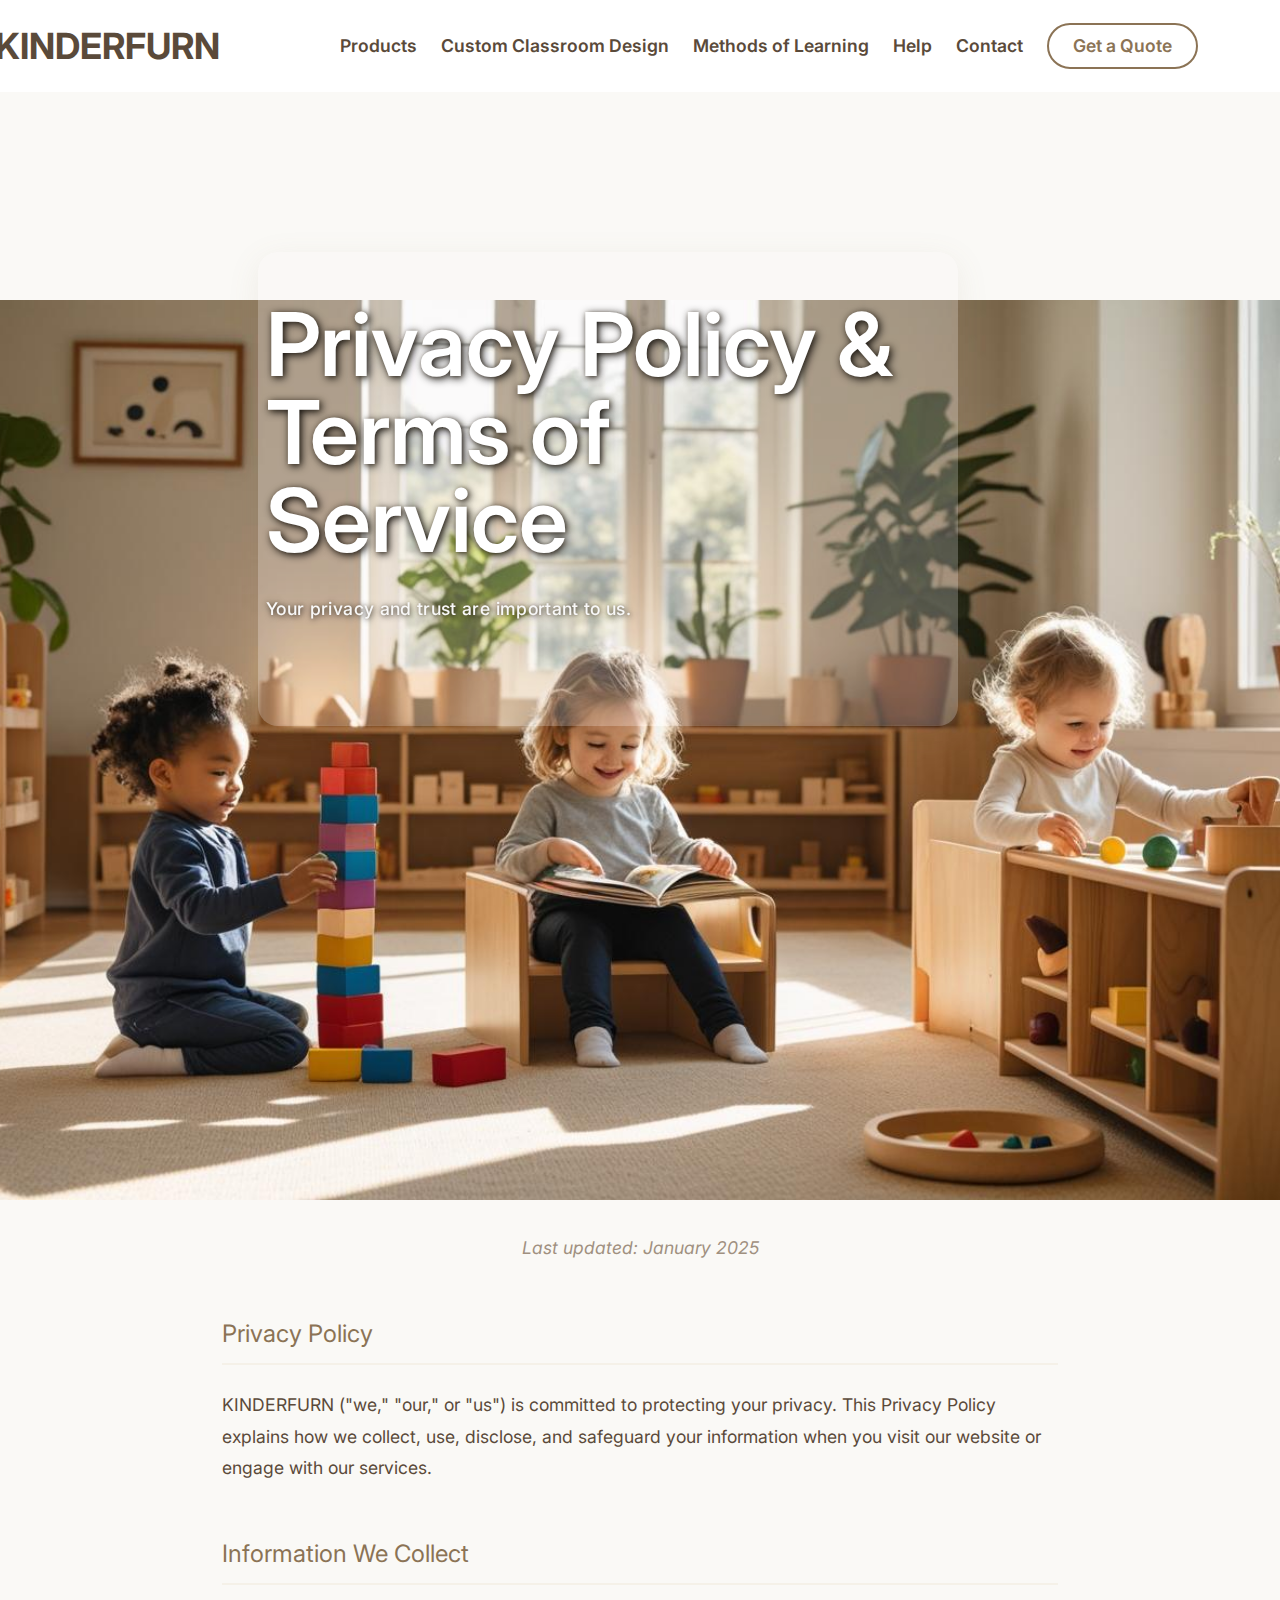
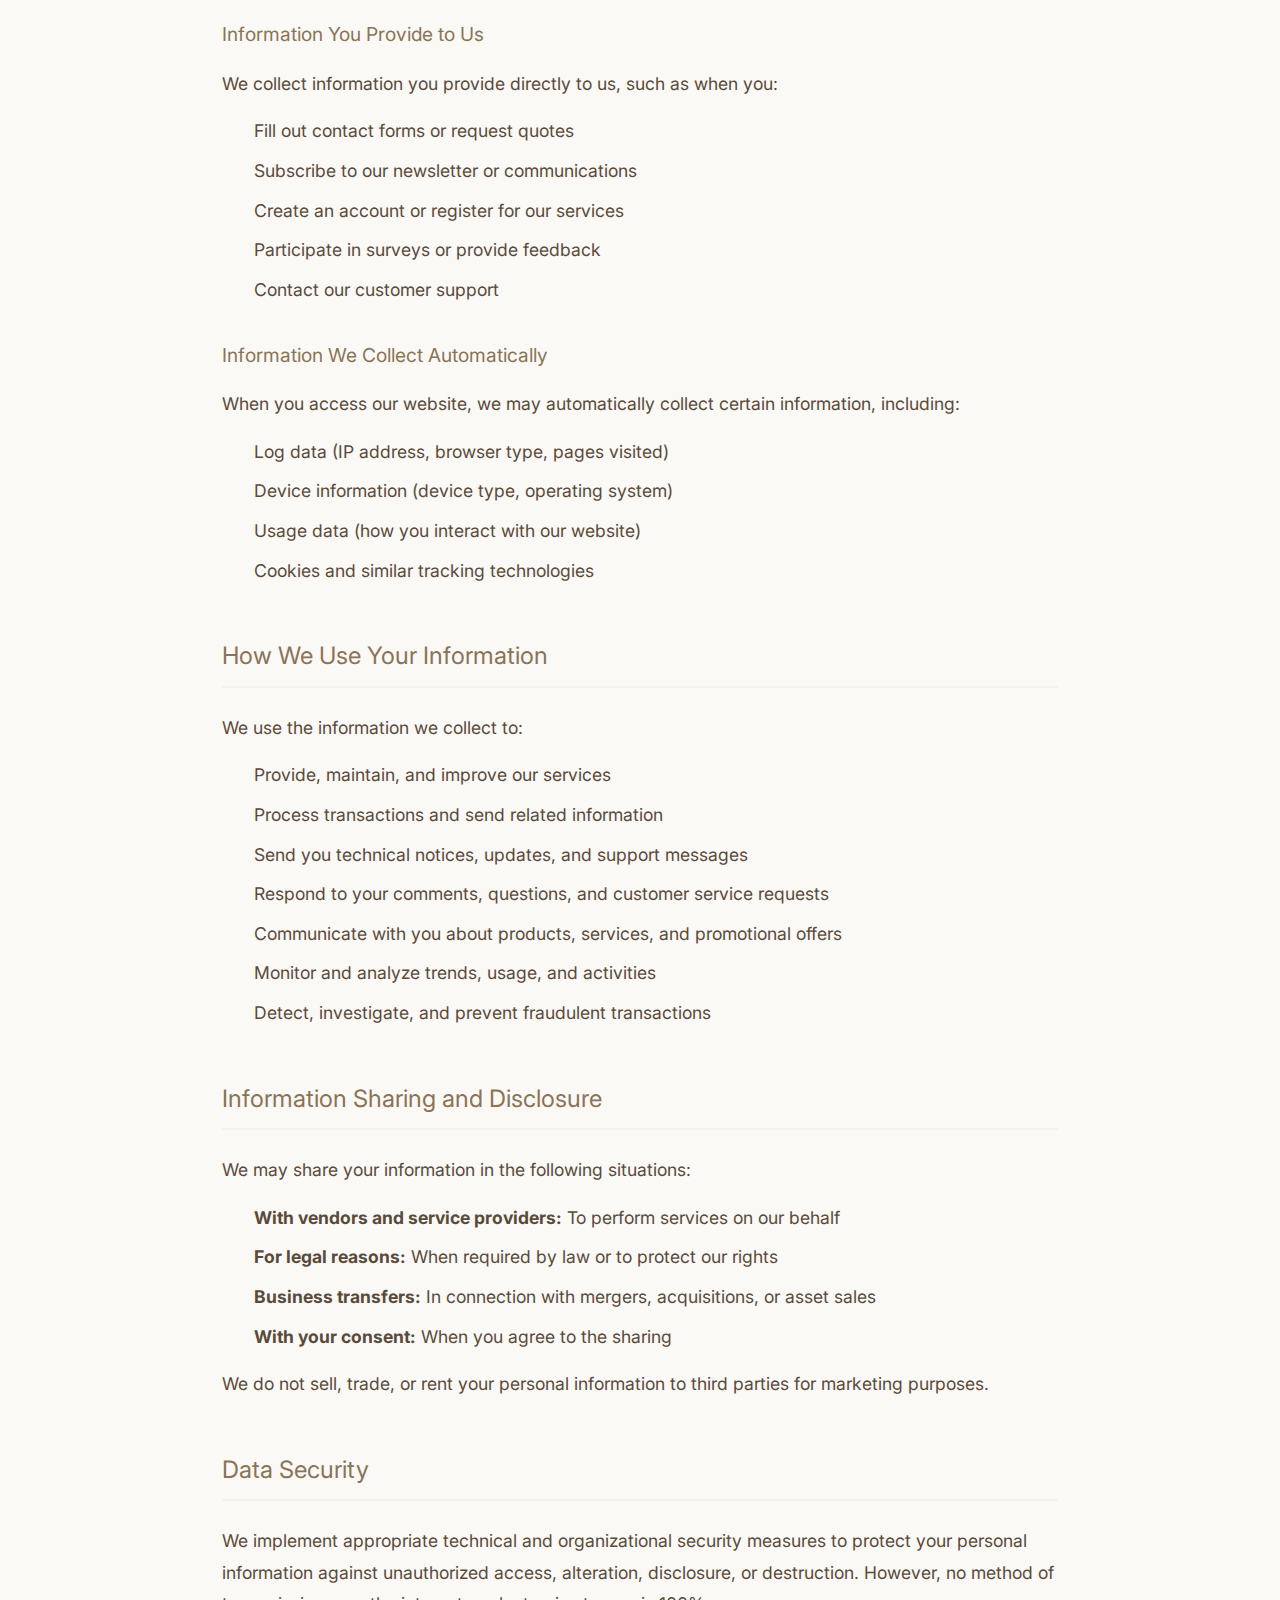
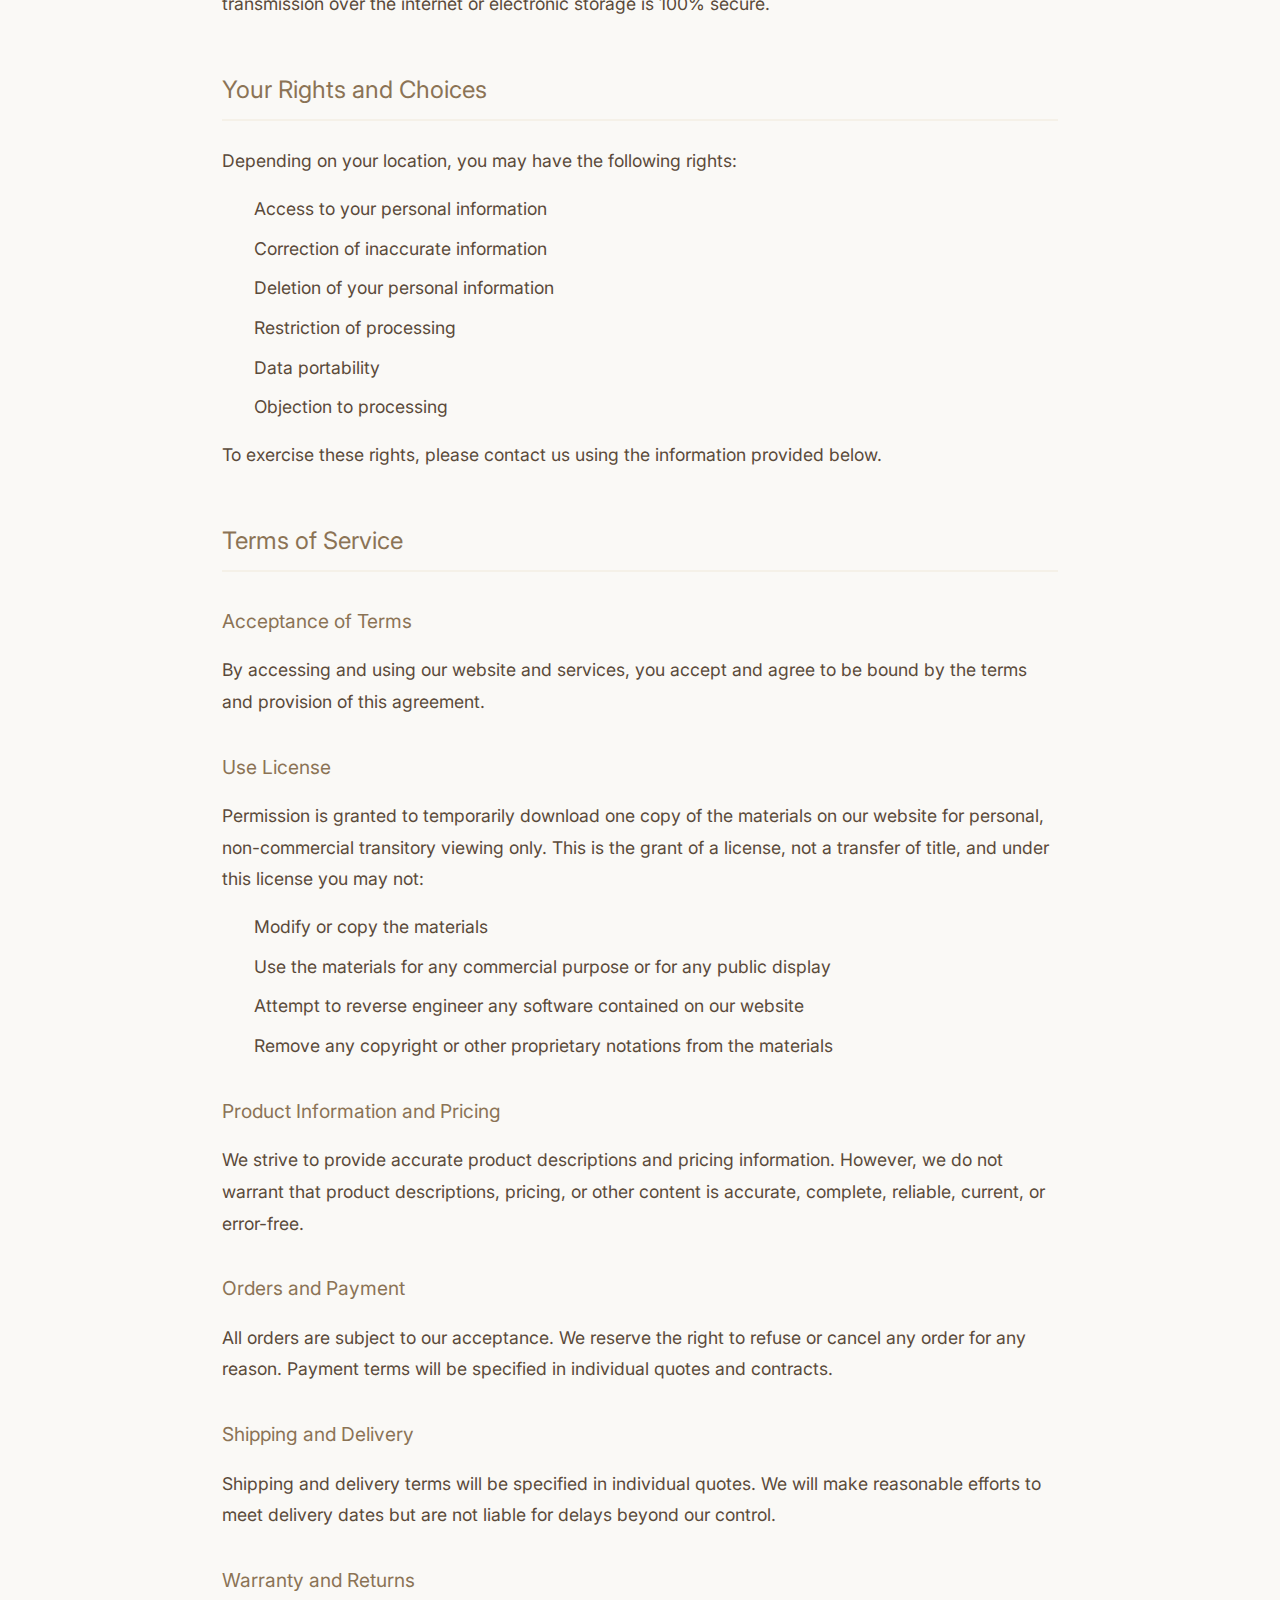
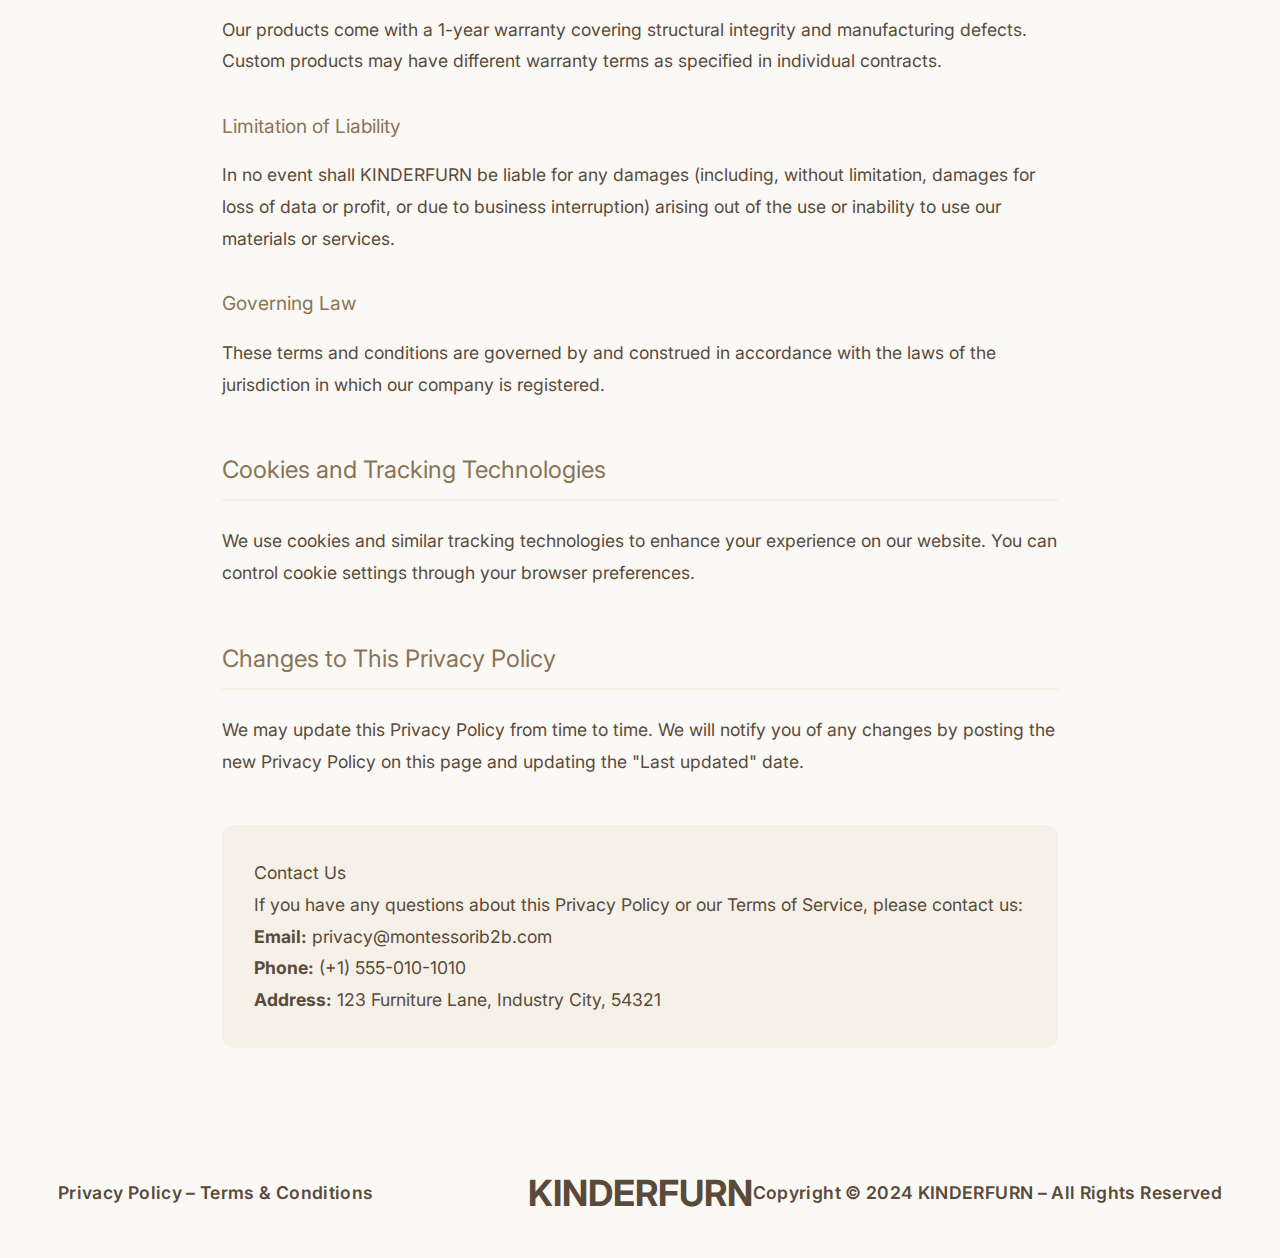
<file: privacy-policy.html>
<!DOCTYPE html>
<html lang="en">

<head>
    <meta charset="UTF-8" />
    <meta name="viewport" content="width=device-width, initial-scale=1.0" />
    <link rel="icon" type="image/png" href="img/favicon.png" />
    <title>KINDERFURN - Privacy Policy & Terms of Service</title>
    <link rel="stylesheet" href="css/style.css" />
    <style>
        .privacy__content {
            max-width: 900px;
            margin: 0 auto;
            padding: 2rem;
            line-height: 1.8;
        }

        .privacy__section {
            margin-bottom: 3rem;
        }

        .privacy__section h2 {
            color: var(--primary-dark);
            margin-bottom: 1.5rem;
            font-size: 1.5rem;
            border-bottom: 2px solid var(--primary-light);
            padding-bottom: 0.5rem;
        }

        .privacy__section h3 {
            color: var(--primary-dark);
            margin: 2rem 0 1rem 0;
            font-size: 1.2rem;
        }

        .privacy__section p {
            margin-bottom: 1rem;
            color: var(--neutral-dark);
        }

        .privacy__section ul {
            margin: 1rem 0 1rem 2rem;
            color: var(--neutral-dark);
        }

        .privacy__section li {
            margin-bottom: 0.5rem;
        }

        .privacy__last-updated {
            text-align: center;
            font-style: italic;
            color: var(--neutral-medium);
            margin-bottom: 3rem;
        }

        .privacy__contact-info {
            background: var(--primary-light);
            padding: 2rem;
            border-radius: 12px;
            margin: 3rem 0;
        }

        .privacy__contact-info h3 {
            margin-top: 0;
        }
    </style>
</head>

<body>
    <div class="wrapper">
        <header class="header">
            <div class="header__container">
                <a href="index.html" class="header__logo logo">KINDERFURN</a>
                <div class="header__navigation">
                    <div class="header__menu menu">
                        <nav class="menu__body">
                            <ul class="menu__list">
                                <li class="menu__item menu__item_has-submenu">
                                    <a href="#" class="menu__link">Products</a>
                                    <ul class="menu__submenu">
                                        <li><a href="shelving-storage.html" class="menu__sublink">Shelving & Storage</a></li>
                                        <li><a href="chairs-seating.html" class="menu__sublink">Chairs & Seating</a></li>
                                        <li><a href="tables.html" class="menu__sublink">Tables</a></li>
                                        <li><a href="easels.html" class="menu__sublink">Easels</a></li>
                                    </ul>
                                </li>
                                <li class="menu__item"><a href="custom-classroom-design.html" class="menu__link">Custom Classroom Design</a></li>
                                <li class="menu__item menu__item_has-submenu">
                                    <a href="#" class="menu__link">Methods of Learning</a>
                                    <ul class="menu__submenu">
                                        <li><a href="montessori.html" class="menu__sublink">Montessori</a></li>
                                        <li><a href="pikler.html" class="menu__sublink">Pikler</a></li>
                                        <li><a href="waldorf.html" class="menu__sublink">Waldorf</a></li>
                                    </ul>
                                </li>
                                <li class="menu__item"><a href="help.html" class="menu__link">Help</a></li>
                                <li class="menu__item"><a href="contact.html" class="menu__link">Contact</a></li>
                            </ul>
                            <a href="contact.html" class="actions-header__button">Get a Quote</a>
                        </nav>
                    </div>
                    <div class="header__actions actions-header">
                        <button type="button" class="menu__icon icon-menu"><span></span></button>
                    </div>
                </div>
            </div>
        </header>
        <main class="page">
            <section class="page__main main main_about">
                <div class="main__container main__container_pages">
                    <h1 class="main__title">Privacy Policy & Terms of Service</h1>
                    <div class="main__text main__text_pages">
                        Your privacy and trust are important to us.
                    </div>
                </div>
            </section>
            
            <section class="page__privacy privacy">
                <div class="privacy__content">
                    <div class="privacy__last-updated">
                        Last updated: January 2025
                    </div>

                    <div class="privacy__section">
                        <h2>Privacy Policy</h2>
                        <p>
                            KINDERFURN ("we," "our," or "us") is committed to protecting your privacy. This Privacy Policy explains how we collect, use, disclose, and safeguard your information when you visit our website or engage with our services.
                        </p>
                    </div>

                    <div class="privacy__section">
                        <h2>Information We Collect</h2>
                        
                        <h3>Information You Provide to Us</h3>
                        <p>We collect information you provide directly to us, such as when you:</p>
                        <ul>
                            <li>Fill out contact forms or request quotes</li>
                            <li>Subscribe to our newsletter or communications</li>
                            <li>Create an account or register for our services</li>
                            <li>Participate in surveys or provide feedback</li>
                            <li>Contact our customer support</li>
                        </ul>
                        
                        <h3>Information We Collect Automatically</h3>
                        <p>When you access our website, we may automatically collect certain information, including:</p>
                        <ul>
                            <li>Log data (IP address, browser type, pages visited)</li>
                            <li>Device information (device type, operating system)</li>
                            <li>Usage data (how you interact with our website)</li>
                            <li>Cookies and similar tracking technologies</li>
                        </ul>
                    </div>

                    <div class="privacy__section">
                        <h2>How We Use Your Information</h2>
                        <p>We use the information we collect to:</p>
                        <ul>
                            <li>Provide, maintain, and improve our services</li>
                            <li>Process transactions and send related information</li>
                            <li>Send you technical notices, updates, and support messages</li>
                            <li>Respond to your comments, questions, and customer service requests</li>
                            <li>Communicate with you about products, services, and promotional offers</li>
                            <li>Monitor and analyze trends, usage, and activities</li>
                            <li>Detect, investigate, and prevent fraudulent transactions</li>
                        </ul>
                    </div>

                    <div class="privacy__section">
                        <h2>Information Sharing and Disclosure</h2>
                        <p>We may share your information in the following situations:</p>
                        <ul>
                            <li><strong>With vendors and service providers:</strong> To perform services on our behalf</li>
                            <li><strong>For legal reasons:</strong> When required by law or to protect our rights</li>
                            <li><strong>Business transfers:</strong> In connection with mergers, acquisitions, or asset sales</li>
                            <li><strong>With your consent:</strong> When you agree to the sharing</li>
                        </ul>
                        <p>We do not sell, trade, or rent your personal information to third parties for marketing purposes.</p>
                    </div>

                    <div class="privacy__section">
                        <h2>Data Security</h2>
                        <p>
                            We implement appropriate technical and organizational security measures to protect your personal information against unauthorized access, alteration, disclosure, or destruction. However, no method of transmission over the internet or electronic storage is 100% secure.
                        </p>
                    </div>

                    <div class="privacy__section">
                        <h2>Your Rights and Choices</h2>
                        <p>Depending on your location, you may have the following rights:</p>
                        <ul>
                            <li>Access to your personal information</li>
                            <li>Correction of inaccurate information</li>
                            <li>Deletion of your personal information</li>
                            <li>Restriction of processing</li>
                            <li>Data portability</li>
                            <li>Objection to processing</li>
                        </ul>
                        <p>To exercise these rights, please contact us using the information provided below.</p>
                    </div>

                    <div class="privacy__section">
                        <h2>Terms of Service</h2>
                        
                        <h3>Acceptance of Terms</h3>
                        <p>
                            By accessing and using our website and services, you accept and agree to be bound by the terms and provision of this agreement.
                        </p>
                        
                        <h3>Use License</h3>
                        <p>
                            Permission is granted to temporarily download one copy of the materials on our website for personal, non-commercial transitory viewing only. This is the grant of a license, not a transfer of title, and under this license you may not:
                        </p>
                        <ul>
                            <li>Modify or copy the materials</li>
                            <li>Use the materials for any commercial purpose or for any public display</li>
                            <li>Attempt to reverse engineer any software contained on our website</li>
                            <li>Remove any copyright or other proprietary notations from the materials</li>
                        </ul>
                        
                        <h3>Product Information and Pricing</h3>
                        <p>
                            We strive to provide accurate product descriptions and pricing information. However, we do not warrant that product descriptions, pricing, or other content is accurate, complete, reliable, current, or error-free.
                        </p>
                        
                        <h3>Orders and Payment</h3>
                        <p>
                            All orders are subject to our acceptance. We reserve the right to refuse or cancel any order for any reason. Payment terms will be specified in individual quotes and contracts.
                        </p>
                        
                        <h3>Shipping and Delivery</h3>
                        <p>
                            Shipping and delivery terms will be specified in individual quotes. We will make reasonable efforts to meet delivery dates but are not liable for delays beyond our control.
                        </p>
                        
                        <h3>Warranty and Returns</h3>
                        <p>
                            Our products come with a 1-year warranty covering structural integrity and manufacturing defects. Custom products may have different warranty terms as specified in individual contracts.
                        </p>
                        
                        <h3>Limitation of Liability</h3>
                        <p>
                            In no event shall KINDERFURN be liable for any damages (including, without limitation, damages for loss of data or profit, or due to business interruption) arising out of the use or inability to use our materials or services.
                        </p>
                        
                        <h3>Governing Law</h3>
                        <p>
                            These terms and conditions are governed by and construed in accordance with the laws of the jurisdiction in which our company is registered.
                        </p>
                    </div>

                    <div class="privacy__section">
                        <h2>Cookies and Tracking Technologies</h2>
                        <p>
                            We use cookies and similar tracking technologies to enhance your experience on our website. You can control cookie settings through your browser preferences.
                        </p>
                    </div>

                    <div class="privacy__section">
                        <h2>Changes to This Privacy Policy</h2>
                        <p>
                            We may update this Privacy Policy from time to time. We will notify you of any changes by posting the new Privacy Policy on this page and updating the "Last updated" date.
                        </p>
                    </div>

                    <div class="privacy__contact-info">
                        <h3>Contact Us</h3>
                        <p>If you have any questions about this Privacy Policy or our Terms of Service, please contact us:</p>
                        <p>
                            <strong>Email:</strong> privacy@montessorib2b.com<br>
                            <strong>Phone:</strong> (+1) 555-010-1010<br>
                            <strong>Address:</strong> 123 Furniture Lane, Industry City, 54321
                        </p>
                    </div>
                </div>
            </section>
        </main>
        <footer class="footer">
            <div class="footer__container">
                <a href="privacy-policy.html" class="footer__policy">Privacy Policy – Terms & Conditions</a>
                <a href="index.html" class="footer__logo logo">KINDERFURN</a>
                <div class="footer__copyright">Copyright © 2024 KINDERFURN – All Rights Reserved</div>
            </div>
        </footer>
    </div>
    <script src="js/script.js"></script>
</body>

</html>
</file>
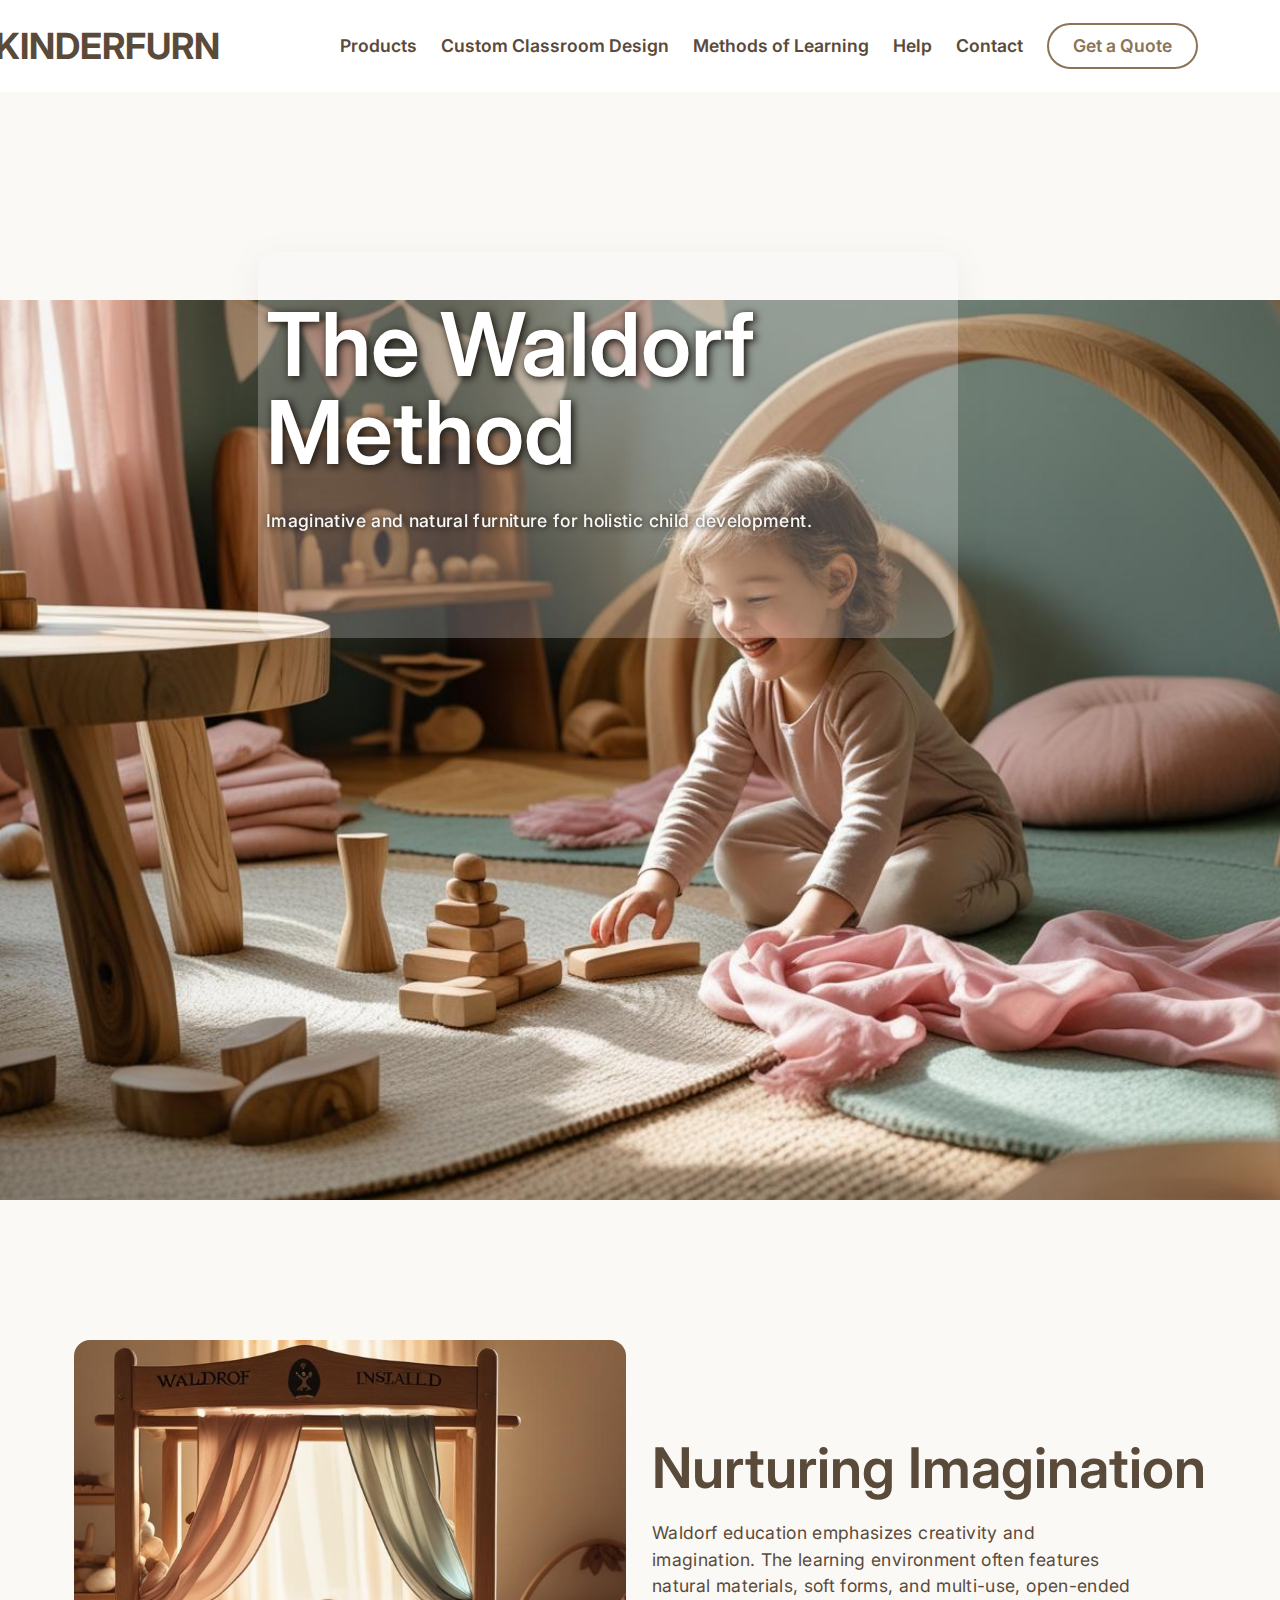
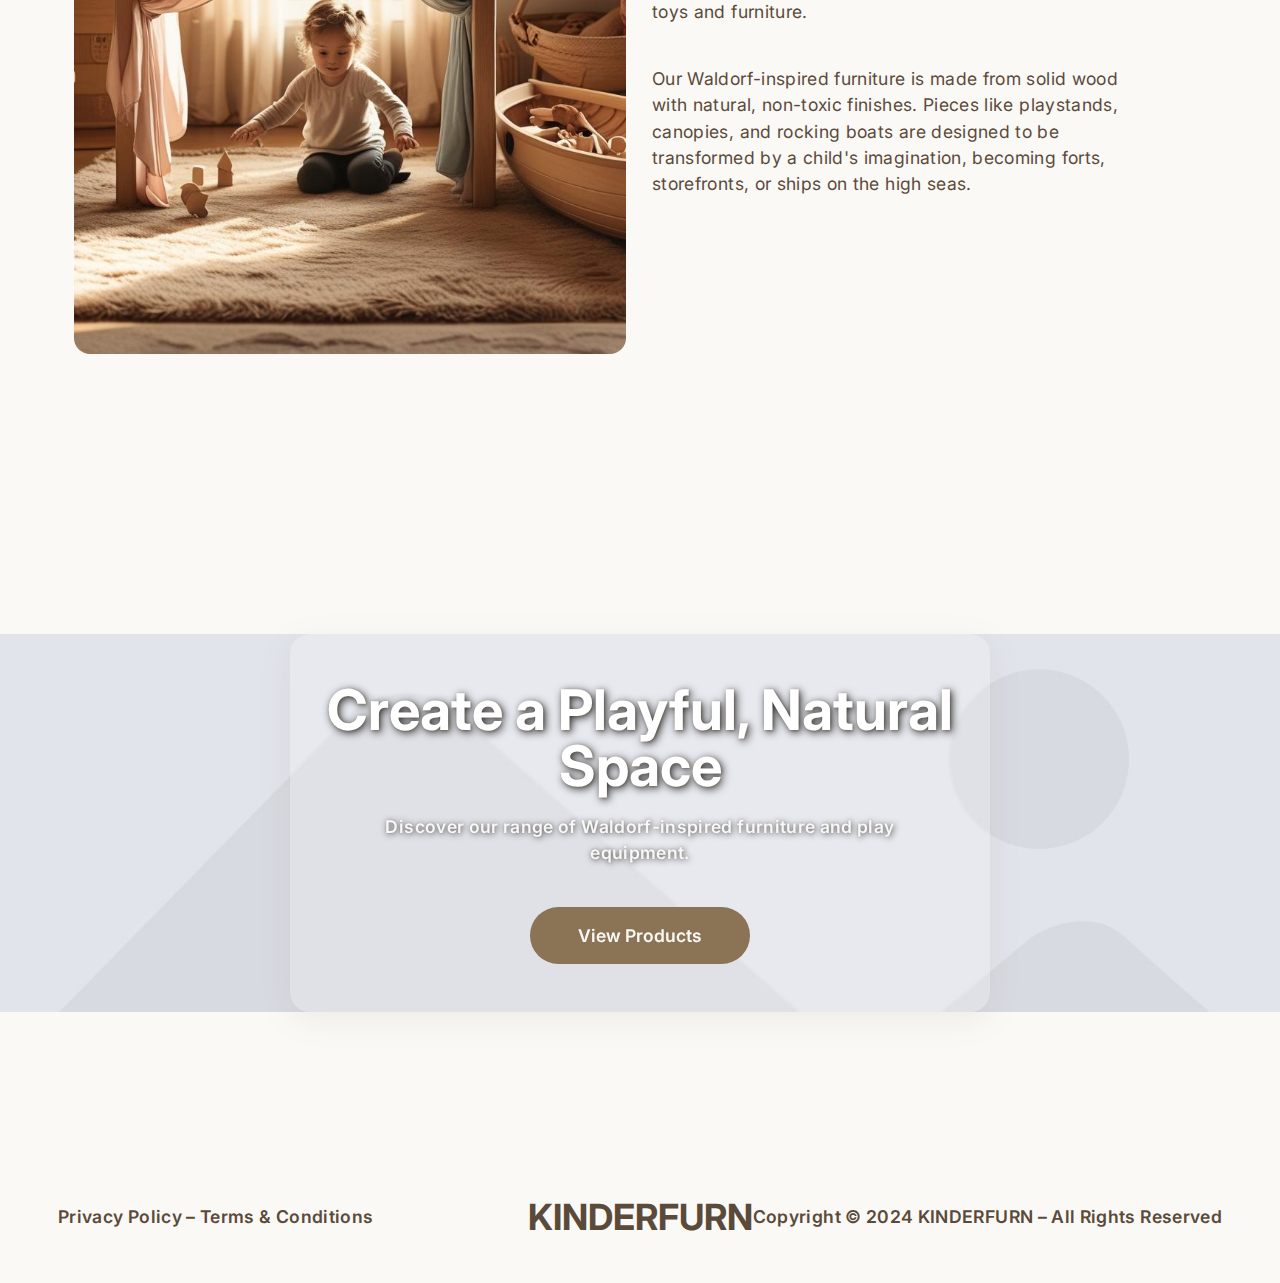
<file: waldorf.html>
<!DOCTYPE html>
<html lang="en">

<head>
    <meta charset="UTF-8" />
    <meta name="viewport" content="width=device-width, initial-scale=1.0" />
    <link rel="icon" type="image/png" href="img/favicon.png" />
    <title>KINDERFURN - Waldorf Method</title>
    <link rel="stylesheet" href="css/style.css" />
</head>

<body>
    <div class="wrapper">
        <header class="header">
            <div class="header__container">
                <a href="index.html" class="header__logo logo">KINDERFURN</a>
                <div class="header__navigation">
                    <div class="header__menu menu">
                        <nav class="menu__body">
                            <ul class="menu__list">
                                <li class="menu__item menu__item_has-submenu">
                                    <a href="#" class="menu__link">Products</a>
                                    <ul class="menu__submenu">
                                        <li><a href="shelving-storage.html" class="menu__sublink">Shelving & Storage</a></li>
                                        <li><a href="chairs-seating.html" class="menu__sublink">Chairs & Seating</a></li>
                                        <li><a href="tables.html" class="menu__sublink">Tables</a></li>
                                        <li><a href="easels.html" class="menu__sublink">Easels</a></li>
                                    </ul>
                                </li>
                                <li class="menu__item"><a href="custom-classroom-design.html" class="menu__link">Custom Classroom Design</a></li>
                                <li class="menu__item menu__item_has-submenu">
                                    <a href="#" class="menu__link">Methods of Learning</a>
                                    <ul class="menu__submenu">
                                        <li><a href="montessori.html" class="menu__sublink">Montessori</a></li>
                                        <li><a href="pikler.html" class="menu__sublink">Pikler</a></li>
                                        <li><a href="waldorf.html" class="menu__sublink">Waldorf</a></li>
                                    </ul>
                                </li>
                                <li class="menu__item"><a href="help.html" class="menu__link">Help</a></li>
                                <li class="menu__item"><a href="contact.html" class="menu__link">Contact</a></li>
                            </ul>
                            <a href="contact.html" class="actions-header__button">Get a Quote</a>
                        </nav>
                    </div>
                    <div class="header__actions actions-header">
                        <button type="button" class="menu__icon icon-menu"><span></span></button>
                    </div>
                </div>
            </div>
        </header>
        <main class="page">
            <section class="page__main main main_waldorf">
                <div class="main__container main__container_pages">
                    <h1 class="main__title">The Waldorf Method</h1>
                    <div class="main__text main__text_pages">
                        Imaginative and natural furniture for holistic child development.
                    </div>
                </div>
            </section>
            <section class="page__about about">
                <div class="about__container">
                    <div class="about__image"><img src="img/Waldorf/Nurturing Imagination.jpg" alt="Waldorf natural materials and creative play" /></div>
                    <div class="about__content">
                        <h2 class="about__title title">Nurturing Imagination</h2>
                        <div class="about__text">
                            <p>
                                Waldorf education emphasizes creativity and imagination. The learning environment often features natural materials, soft forms, and multi-use, open-ended toys and furniture.
                            </p>
                            <p>
                                Our Waldorf-inspired furniture is made from solid wood with natural, non-toxic finishes. Pieces like playstands, canopies, and rocking boats are designed to be transformed by a child's imagination, becoming forts, storefronts, or ships on the high seas.
                            </p>
                        </div>
                    </div>
                </div>
            </section>
            <section class="page__outro outro outro_about">
                <div class="outro__container">
                    <h2 class="outro__title title">Create a Playful, Natural Space</h2>
                    <div class="outro__text">
                        Discover our range of Waldorf-inspired furniture and play equipment.
                    </div>
                    <a href="shelving-storage.html" class="outro__button button">View Products</a>
                </div>
            </section>
        </main>
        <footer class="footer">
            <div class="footer__container">
                <a href="privacy-policy.html" class="footer__policy">Privacy Policy – Terms & Conditions</a>
                <a href="index.html" class="footer__logo logo">KINDERFURN</a>
                <div class="footer__copyright">Copyright © 2024 KINDERFURN – All Rights Reserved</div>
            </div>
        </footer>
    </div>
    <script src="js/script.js"></script>
</body>

</html>
</file>
<file: css/style.css>
@import url("reset.css");

@import url("https://fonts.googleapis.com/css?family=Inter:regular,500,600,700&display=swap");

/* ************ MONTESSORI NATURAL COLOR PALETTE ************ */
:root {
  /* Primary Natural Colors */
  --primary-dark: #8B7355;        /* Natural brown for buttons */
  --primary-medium: #9CAF88;      /* Sage green for accents */
  --primary-light: #F5F1E8;       /* Warm beige for backgrounds */
  
  /* Neutral Earth Tones */
  --neutral-dark: #5A4A3A;        /* Brown text */
  --neutral-medium: #A09080;      /* Secondary text */
  --neutral-light: #FAF9F6;       /* Warm white backgrounds */
  
  /* Accent Natural Colors */
  --accent-warm: #D4A574;         /* Terracotta for CTAs */
  --accent-natural: #C8A882;      /* Wood tone for borders */
  --accent-cool: #A8B8C8;         /* Soft blue for links */
  
  /* Functional Colors */
  --text-primary: #5A4A3A;
  --text-secondary: #A09080;
  --background-primary: #FAF9F6;
  --background-secondary: #F5F1E8;
  --border-color: #C8A882;
}

/* ************COMMON************ */

.logo {
  font-weight: 700;
  font-size: 2.25rem;
}

body {
  font-family: "Inter", sans-serif;
  font-size: 1.1rem;
  color: var(--text-primary);
  background-color: var(--background-primary);
}

[class*="__container"] {
  max-width: 72.624rem;
  margin: 0 auto;
  padding: 0 0.938rem;
}

.button {
  font-weight: 600;
  display: inline-block;
  padding: 0.75rem 1.5rem;
  border-radius: 30px;
  transition: all 0.3s;
  color: var(--background-primary);
  background-color: var(--primary-dark);
  position: relative;
  overflow: hidden;
}

.button:hover {
  background-color: var(--accent-warm);
  transform: translateY(-2px);
  box-shadow: 0 8px 25px rgba(139, 115, 85, 0.3);
}

.button:active {
  transform: translateY(0);
  box-shadow: 0 4px 15px rgba(139, 115, 85, 0.3);
}

/* Ripple Effect */
.ripple {
  position: absolute;
  border-radius: 50%;
  background-color: rgba(250, 249, 246, 0.6);
  transform: scale(0);
  animation: ripple 0.6s linear;
  pointer-events: none;
}

@keyframes ripple {
  to {
    transform: scale(4);
    opacity: 0;
  }
}

.title {
  font-size: 3.5rem;
  font-weight: 600;
}

.wrapper {
  min-height: 100%;
  display: -webkit-box;
  display: -ms-flexbox;
  display: flex;
  -webkit-box-orient: vertical;
  -webkit-box-direction: normal;
  -ms-flex-direction: column;
  flex-direction: column;
  overflow: hidden;
}

/* ************HEADER************ */

.header {
  position: absolute;
  top: 0;
  left: 0;
  width: 100%;
  background: #fff;
  z-index: 1000;
}

.header__container {
  display: flex;
  align-items: center;
  justify-content: space-between;
  min-height: 5.75rem;
  flex-wrap: wrap;
  max-width: 74.624rem;
  padding-left: 0;
}

.header__logo {
  position: relative;
  z-index: 2;
  margin-left: -3rem;
}

.header__navigation {
  display: flex;
  align-items: center;
  gap: 1.5rem;
  flex-wrap: wrap;
}

.menu__body {
  display: flex;
  align-items: center;
  gap: 1.5rem;
}

.menu__link {
  font-weight: 600;
  position: relative;
}

.actions-header {
  display: flex;
  align-items: center;
  gap: 0.624rem;
}

.icon-menu {
  display: none;
}

.actions-header__button {
  font-weight: 600;
  display: inline-block;
  padding: 0.75rem 1.5rem;
  border: 2px solid var(--primary-dark);
  border-radius: 30px;
  transition: all 0.3s;
  position: relative;
  z-index: 2;
  overflow: hidden;
  color: var(--primary-dark);
  background-color: transparent;
}

.actions-header__button:hover {
  background-color: var(--primary-dark);
  color: var(--background-primary);
  transform: translateY(-2px);
  box-shadow: 0 8px 25px rgba(139, 115, 85, 0.25);
}

.actions-header__button:active {
  transform: translateY(0);
  box-shadow: 0 4px 15px rgba(139, 115, 85, 0.25);
}

/* ************SUBMENU************ */
.menu__item_has-submenu {
  position: relative;
}

.menu__submenu {
  position: absolute;
  top: 100%;
  left: 0;
  background-color: #fff;
  border: 1px solid #e1e4eb;
  list-style: none;
  padding: 10px 0;
  margin: 0;
  min-width: 200px;
  opacity: 0;
  visibility: hidden;
  transition: opacity 0.3s ease, visibility 0.3s ease;
  z-index: 10;
}

.menu__item_has-submenu:hover .menu__submenu {
  opacity: 1;
  visibility: visible;
}

.menu__sublink {
  display: block;
  padding: 8px 15px;
  color: var(--text-primary);
  text-decoration: none;
  font-weight: 500;
}

.menu__sublink:hover {
  background-color: var(--background-secondary);
}

/* ****************PAGES**************** */
.page__main {
  padding-bottom: 160px;
  background-color: #faf9f6; /* Ensure consistent background color for the gap area */
}

/* *****************HOME**************** */

.main {
  background: url("../img/home/Dream house (1).png") center / contain no-repeat;
  min-height: 100vh;
  position: relative;
}



/* Main banner container with semi-transparent background */
.main__container {
  display: flex;
  flex-direction: column;
  justify-content: center;
  align-items: center;
  text-align: center;
  padding: 3rem 2rem;
  position: absolute;
  bottom: 3rem;
  left: 50%;
  transform: translateX(-50%);
  z-index: 2;
  max-width: 300px;
}

.main__caption {
  text-transform: uppercase;
  margin-bottom: 1rem;
  font-weight: 500;
}

.main__title {
  font-size: 5.5rem;
  font-weight: 600;
  margin-bottom: 2rem;
  color: #fff; /* Beyaz renk */
  text-shadow: 2px 2px 8px rgba(0, 0, 0, 0.9), 1px 1px 4px rgba(139, 115, 85, 0.6); /* Çift katmanlı güçlü gölge */
}

.main__text {
  margin-bottom: 3.5rem;
  max-width: 33.375rem;
  line-height: 150%;
  letter-spacing: 0.02em;
}

.main__button {
  font-weight: 600;
  display: inline-block;
  padding: 1.25rem 3rem;
  border-radius: 30px;
  transition: all 0.3s;
  color: var(--background-primary);
  background-color: var(--accent-warm);
  letter-spacing: 0.02em;
  font-size: 1.375rem;
  line-height: 110%;
  position: relative;
  overflow: hidden;
}

.main__button:hover {
  background-color: var(--primary-dark);
  transform: translateY(-3px);
  box-shadow: 0 12px 35px rgba(212, 165, 116, 0.4);
}

.main__button:active {
  transform: translateY(-1px);
  box-shadow: 0 6px 20px rgba(212, 165, 116, 0.4);
}

.outro_home {
  background: url("../img/home/Let's Build Inspiring Learning Spaces Together.png") center / cover no-repeat;
  position: relative;
}

.outro-banner {
  position: absolute;
  top: 0;
  left: 0;
  width: 100%;
  height: 100%;
  display: none;
  grid-template-columns: repeat(6, 1fr);
  grid-template-rows: repeat(5, 1fr);
  gap: 15px;
  padding: 20px;
  z-index: 1;
  overflow: hidden;
}

.outro-banner__item {
  position: relative;
  overflow: hidden;
  border-radius: 12px;
  transition: all 0.5s ease;
  opacity: 0.4;
  filter: grayscale(10%) brightness(1.2) contrast(1.2);
}

.outro-banner__item--1 {
  grid-column: 1 / 3;
  grid-row: 1 / 2;
}

.outro-banner__item--2 {
  grid-column: 3 / 4;
  grid-row: 1 / 3;
}

.outro-banner__item--3 {
  grid-column: 4 / 6;
  grid-row: 1 / 2;
}

.outro-banner__item--4 {
  grid-column: 6 / 7;
  grid-row: 1 / 3;
}

.outro-banner__item--5 {
  grid-column: 1 / 2;
  grid-row: 2 / 4;
}

.outro-banner__item--6 {
  grid-column: 2 / 4;
  grid-row: 2 / 3;
}

.outro-banner__item--7 {
  grid-column: 4 / 5;
  grid-row: 2 / 4;
}

.outro-banner__item--8 {
  grid-column: 5 / 7;
  grid-row: 2 / 3;
}

.outro-banner__item--9 {
  grid-column: 2 / 3;
  grid-row: 3 / 4;
}

.outro-banner__item--10 {
  grid-column: 3 / 4;
  grid-row: 3 / 4;
}

.outro-banner__item--11 {
  grid-column: 5 / 6;
  grid-row: 3 / 4;
}

.outro-banner__item--12 {
  grid-column: 6 / 7;
  grid-row: 3 / 4;
}

.outro-banner__item--13 {
  grid-column: 1 / 2;
  grid-row: 4 / 6;
}

.outro-banner__item--14 {
  grid-column: 2 / 4;
  grid-row: 4 / 5;
}

.outro-banner__item--15 {
  grid-column: 4 / 6;
  grid-row: 4 / 5;
}

.outro-banner__item--16 {
  grid-column: 6 / 7;
  grid-row: 4 / 6;
}

.outro-banner__item--17 {
  grid-column: 2 / 3;
  grid-row: 5 / 6;
}

.outro-banner__item--18 {
  grid-column: 3 / 4;
  grid-row: 5 / 6;
}

.outro-banner__item--19 {
  grid-column: 4 / 5;
  grid-row: 5 / 6;
}

.outro-banner__item--20 {
  grid-column: 5 / 6;
  grid-row: 5 / 6;
}

.outro-banner__item img {
  width: 100%;
  height: 100%;
  object-fit: cover;
  object-position: center;
  transition: all 0.5s ease;
}

.outro-banner:hover .outro-banner__item {
  opacity: 0.25;
}

.outro-banner__item:hover {
  opacity: 0.7 !important;
  filter: grayscale(0%) brightness(1.2) contrast(1.2);
  transform: scale(1.05);
}

.outro__container {
  padding: 3rem 2rem;
  display: flex;
  flex-direction: column;
  justify-content: center;
  align-items: center;
  text-align: center;
  background: rgba(250, 249, 246, 0.25); /* More transparent warm white */
  backdrop-filter: blur(1px);
  border-radius: 20px;
  margin: 8.75rem auto;
  max-width: 700px;
  box-shadow: 0 8px 32px rgba(139, 115, 85, 0.1);
  position: relative;
  z-index: 10;
}

.outro__title {
  margin-bottom: 1.25rem;
  color: #fff; /* Temiz beyaz */
  text-shadow: 2px 2px 8px rgba(0, 0, 0, 0.8), 1px 1px 3px rgba(139, 115, 85, 0.5); /* Çift katmanlı gölge */
  font-weight: 700; /* Yazıyı kalınlaştır */
}

.outro__text {
  max-width: 33.625rem;
  line-height: 150%;
  margin-bottom: 2.5rem;
  letter-spacing: 0.02em;
  color: #f8f8f8; /* Hafif kırık beyaz */
  text-shadow: 1px 1px 6px rgba(0, 0, 0, 0.7), 0px 0px 2px rgba(139, 115, 85, 0.4); /* Yumuşak çift gölge */
  font-weight: 600; /* Yazıyı biraz kalınlaştır */
}

.outro__button {
  padding: 1.25rem 3rem;
}

/* ****************FOOTER**************** */

.footer {
  line-height: 150%;
}

.footer__container {
  padding-top: 3.25rem;
  padding-bottom: 3.25rem;
  max-width: 74.624rem;
  display: grid;
  grid-template-columns: 1fr auto 1fr;
  align-items: center;
}

.footer__policy {
  font-weight: 600;
  letter-spacing: 0.02em;
  justify-self: start;
}

.footer__logo {
  justify-self: center;
}

.footer__copyright {
  font-weight: 600;
  letter-spacing: 0.02em;
  justify-self: end;
}

.outro_chairs {
  background: url("../img/Chairs & Seating/Chairs & Seating.png") center / cover no-repeat;
  position: relative;
}

.chairs-banner {
  position: absolute;
  top: 0;
  left: 0;
  width: 100%;
  height: 100%;
  display: grid;
  grid-template-columns: repeat(5, 1fr);
  grid-template-rows: repeat(4, 1fr);
  gap: 8px;
  padding: 20px;
  z-index: 1;
  overflow: hidden;
}

.chairs-banner__item {
  position: relative;
  overflow: hidden;
  border-radius: 12px;
  transition: all 0.5s ease;
  opacity: 0.25;
  filter: grayscale(30%) brightness(1.2) contrast(1.1);
}

.chairs-banner__item--1 {
  grid-column: 1 / 3;
  grid-row: 1 / 3;
}

.chairs-banner__item--2 {
  grid-column: 3 / 4;
  grid-row: 1 / 2;
}

.chairs-banner__item--3 {
  grid-column: 4 / 6;
  grid-row: 1 / 2;
}

.chairs-banner__item--4 {
  grid-column: 3 / 4;
  grid-row: 2 / 4;
}

.chairs-banner__item--5 {
  grid-column: 4 / 5;
  grid-row: 2 / 3;
}

.chairs-banner__item--6 {
  grid-column: 5 / 6;
  grid-row: 2 / 4;
}

.chairs-banner__item--7 {
  grid-column: 1 / 2;
  grid-row: 3 / 4;
}

.chairs-banner__item--8 {
  grid-column: 2 / 3;
  grid-row: 3 / 4;
}

.chairs-banner__item--9 {
  grid-column: 4 / 5;
  grid-row: 3 / 4;
}

.chairs-banner__item--10 {
  grid-column: 1 / 3;
  grid-row: 4 / 5;
}

.chairs-banner__item img {
  width: 100%;
  height: 100%;
  object-fit: cover;
  object-position: center;
  transition: all 0.5s ease;
}

.chairs-banner:hover .chairs-banner__item {
  opacity: 0.1;
}

.chairs-banner__item:hover {
  opacity: 0.4 !important;
  filter: grayscale(10%) brightness(1.3) contrast(1.2);
  transform: scale(1.05);
}

/* ************QUALITY**************** */

.quality {
  background-color: #fff;
}
.quality__container {
  padding-top: 6rem;
  padding-bottom: 6rem;
}
.quality__title {
  text-align: center;
  margin-bottom: 5rem;
}
.quality__row {
  display: grid;
  grid-template-columns: repeat(3, 1fr);
  gap: 1.5rem;
  text-align: center;
}
.quality__item-title {
  font-size: 1.5rem;
  font-weight: 600;
  margin-bottom: 1rem;
}

/* ************PROJECTS**************** */

.projects {
  background-color: var(--background-secondary);
}

.projects__container {
  padding-top: 8.75rem;
  padding-bottom: 8.75rem;
}

.projects__title {
  text-align: center;
  margin-bottom: 5rem;
}

.projects__slider {
  position: relative;
  display: flex;
  align-items: center;
  gap: 2rem;
}

.projects__row {
  overflow: hidden;
  width: 100%;
  min-height: 450px;
}

.projects__track {
  display: flex;
  transition: transform 0.5s ease;
  gap: 1.5rem;
}

.projects__nav {
  background: #303a4d;
  color: white;
  border: none;
  width: 50px;
  height: 50px;
  border-radius: 50%;
  font-size: 24px;
  cursor: pointer;
  transition: all 0.3s ease;
  flex-shrink: 0;
  display: flex;
  align-items: center;
  justify-content: center;
  z-index: 10;
}

.projects__nav:hover {
  background: #4a5568;
  transform: scale(1.1);
}

.projects__nav:active {
  transform: scale(0.95);
}

.projects__nav--prev {
  order: -1;
}

.projects__nav--next {
  order: 1;
}

.projects__item {
  display: flex;
  flex-direction: column;
  align-items: center;
  text-align: center;
  height: 100%;
  min-width: calc(33.333% - 1rem);
  flex-shrink: 0;
  position: relative;
}

.projects__image {
  margin-bottom: 1.5rem;
  max-width: 100%;
  height: 300px;
  width: 100%;
  position: relative;
  overflow: hidden;
  border-radius: 16px;
  cursor: pointer;
  display: block;
  text-decoration: none;
}

.projects__image img {
  width: 100%;
  height: 100%;
  object-fit: cover;
  transition: all 0.4s ease;
  position: absolute;
  top: 0;
  left: 0;
}

/* İkinci resim (hover resmi) gizli durumda */
.projects__image img:nth-child(2) {
  opacity: 0;
  transform: scale(1.05);
}

/* Hover durumunda ikinci resmi göster, birinci resmi gizle */
.projects__image:hover img:nth-child(1) {
  opacity: 0;
  transform: scale(0.95);
}

.projects__image:hover img:nth-child(2) {
  opacity: 1;
  transform: scale(1);
}

/* Proje ismi overlay */
.projects__image::after {
  content: attr(data-project-name);
  position: absolute;
  bottom: 0;
  left: 0;
  right: 0;
  background: linear-gradient(transparent, rgba(0,0,0,0.8));
  color: white;
  padding: 2rem 1rem 1rem;
  font-weight: 600;
  font-size: 1.1rem;
  text-align: center;
  opacity: 0;
  transition: opacity 0.4s ease;
  z-index: 2;
}

.projects__image:hover::after {
  opacity: 1;
}

.projects__item-title {
  font-size: 1.5rem;
  font-weight: 600;
  margin-bottom: 0.75rem;
}

.projects__item-description {
  font-size: 0.9rem;
  line-height: 1.5;
  color: var(--text-secondary);
  max-width: 320px;
  margin-top: auto;
}

/* ************FEATURES************ */

.features {
  background-color: var(--primary-dark);
  color: var(--background-primary);
}
.features__container {
  padding-top: 8.75rem;
  padding-bottom: 8.75rem;
  display: grid;
  grid-template-columns: repeat(4, 1fr);
  gap: 2rem;
  text-align: center;
}
.features__item {
  padding: 2rem 1.5rem;
  border-radius: 16px;
  transition: all 0.3s ease;
  cursor: pointer;
  background: rgba(255, 255, 255, 0.05);
  backdrop-filter: blur(10px);
  border: 1px solid rgba(255, 255, 255, 0.1);
}

.features__item:hover {
  transform: translateY(-8px) scale(1.05);
  background: rgba(255, 255, 255, 0.1);
  box-shadow: 0 20px 40px rgba(0, 0, 0, 0.2);
  border: 1px solid rgba(255, 255, 255, 0.2);
}
.features__icon {
  margin-bottom: 1.5rem;
  display: flex;
  justify-content: center;
  align-items: center;
  transition: all 0.3s ease;
}

.features__item:hover .features__icon {
  transform: scale(1.1) rotateY(10deg);
}
.features__title {
  font-size: 1.25rem;
  font-weight: 600;
  margin-bottom: 0.75rem;
  transition: all 0.3s ease;
}

.features__item:hover .features__title {
  color: var(--background-primary);
  text-shadow: 0 2px 10px rgba(250, 249, 246, 0.3);
}
.features__text {
    font-size: 1rem;
    line-height: 1.5;
    color: #cccccc;
}

/* ************ABOUT**************** */

.main_about {
  background: url("../img/montessori/The Montessori Method.jpg") center / cover no-repeat;
}

.main_pikler {
  background: url("../img/pikler/The Pikler Approach.jpg") center / cover no-repeat;
}

.main_waldorf {
  background: url("../img/Waldorf/The Waldorf Method.jpg") center / cover no-repeat;
}

.main_help {
  background: url("../img/Help Center/help.jpg") center / cover no-repeat;
}

.about__container {
  display: flex;
  align-items: center;
  justify-content: space-between;
  gap: 1.5rem;
  padding-top: 8.75rem;
  padding-bottom: 8.75rem;
}

.about__image {
  position: relative;
  max-width: 552px;
  height: 614px;
}

.about__image img {
  border-radius: 16px;
  max-width: 100%;
  height: 100%;
  object-fit: cover;
}

.about__title {
  margin-bottom: 1.5rem;
}

.about__text {
  max-width: 30rem;
  letter-spacing: 0.02em;
  line-height: 150%;
  margin-bottom: 3.5rem;
}

.about__text p:not(:last-child) {
  margin-bottom: 2.5rem;
}

.outro_about {
  background: url("../img/about/hero_placeholder.jpg") center / cover no-repeat;
}

/* **************SERVICES**************** */

.main_services {
  background: none !important;
  background-color: #faf9f6 !important; /* Set consistent background color */
  min-height: auto;
  padding-top: 0;
}

/* Desktop background for Shelving & Storage text area */
@media (min-width: 769px) {
  .main_services {
    background-image: url("../img/Shelves & Storage/Shelving & Storage.png") !important;
    background-repeat: no-repeat !important;
    background-position: center !important;
    background-size: cover !important;
    background-attachment: local !important;
    min-height: 100vh !important;
    position: relative !important;
    margin-top: -5.75rem !important;
    padding-top: 5.75rem !important;
  }
  
  .main_services .main__container_pages {
    background: none;
    position: relative;
    z-index: 2;
  }
}

.main_chairs {
  position: relative;
  background: url("../img/Chairs & Seating/Chairs & Seating.png") center / contain no-repeat;
  overflow: hidden;
  min-height: 100vh;
}

.main_tables {
  position: relative;
  background: url("../img/Tables/Tables Header.png") center / cover no-repeat;
  overflow: hidden;
  min-height: 100vh;
}

.main_easels {
  position: relative;
  background: url("../img/Easels/Header.png") center / cover no-repeat;
  overflow: hidden;
  min-height: 100vh;
}

.main_services::before {
  content: '';
  position: absolute;
  top: 0;
  left: 0;
  width: 100%;
  height: 100%;
  background: linear-gradient(45deg, rgba(48, 58, 77, 0.05) 0%, rgba(225, 228, 235, 0.1) 100%);
  z-index: 1;
}

.services {
  background-color: var(--background-secondary);
}

.services__container {
  padding-top: 8.75rem;
  padding-bottom: 8.75rem;
}

.services__title {
  text-align: center;
  margin-bottom: 5rem;
}

.services__row {
  display: grid;
  grid-template-columns: repeat(4, 1fr);
  gap: 1.5rem;
}

.item-services {
  display: flex;
  flex-direction: column;
  align-items: start;
  min-height: 100%;
  transition: all 0.3s ease;
  cursor: pointer;
  box-shadow: 0 4px 15px rgba(48, 58, 77, 0.08);
  border-radius: 20px;
  padding: 1.5rem;
}

.item-services:hover {
  transform: translateY(-12px) scale(1.03);
  box-shadow: 0 25px 60px rgba(48, 58, 77, 0.25), 0 8px 20px rgba(48, 58, 77, 0.15);
}

.item-services__image {
  margin-bottom: 2rem;
  max-width: 360px;
  height: 421px;
  overflow: hidden;
  border-radius: 16px;
  transition: all 0.3s ease;
  box-shadow: 0 8px 25px rgba(48, 58, 77, 0.12);
}

.item-services:hover .item-services__image {
  box-shadow: 0 15px 35px rgba(48, 58, 77, 0.2);
}

.item-services__image img {
  max-width: 100%;
  height: 100%;
  object-fit: cover;
  border-radius: 16px;
  transition: all 0.4s ease;
}

.item-services:hover .item-services__image img {
  transform: scale(1.1);
}

.item-services__title {
  font-size: 1.5rem;
  font-weight: 600;
  margin-bottom: 0.75rem;
}

.item-services__text {
  max-width: 21.5rem;
  line-height: 150%;
  margin-bottom: 2rem;
  flex-grow: 1;
  letter-spacing: 0.02em;
}

.item-services__button {
  background-color: inherit;
  border: 2px solid var(--primary-dark);
  color: var(--primary-dark);
  position: relative;
  overflow: hidden;
}

.item-services__button:hover {
  background-color: var(--primary-dark);
  color: var(--background-primary);
  transform: translateY(-2px);
  box-shadow: 0 8px 25px rgba(139, 115, 85, 0.25);
}

.item-services__button:active {
  transform: translateY(0);
  box-shadow: 0 4px 15px rgba(139, 115, 85, 0.25);
}

.outro_services {
  background: url("../img/services/hero_placeholder.jpg") center / cover no-repeat;
}

/* ************TESTIMONIAL**************** */

.testimonial__container {
  display: flex;
  justify-content: center;
  align-items: center;
  text-align: center;
  flex-direction: column;
  padding-top: 8.75rem;
  padding-bottom: 8.75rem;
}

.testiomonial__caption {
  margin-bottom: 4rem;
  font-weight: 600;
  text-transform: uppercase;
}

.testimonial__title {
  font-size: 1.2rem;
  line-height: 1.5;
  font-weight: 500;
  margin-bottom: 2rem;
}

.testimonial-slider {
    display: grid;
    grid-template-columns: repeat(3, 1fr);
    gap: 2rem;
    align-items: start;
}

.item-testimonial__image {
  max-width: 5.25rem;
  margin: 0 auto 1.5rem;
}

.item-testimonial__image img {
  width: 100%;
  height: 100%;
  object-fit: cover;
  border-radius: 50%;
}

.item-testimonial__title {
  margin-bottom: 0.25rem;
  font-weight: 600;
}

.item-testimonial__caption {
  font-size: 0.938rem;
}

.outro__title {
  margin-bottom: 1.25rem;
}

.outro__text {
  max-width: 33.625rem;
  line-height: 150%;
  margin-bottom: 2.5rem;
  letter-spacing: 0.02em;
}

.outro__button {
  padding: 1.25rem 3rem;
}

/* ****************FOOTER**************** */

.footer {
  line-height: 150%;
}

.footer__container {
  padding-top: 3.25rem;
  padding-bottom: 3.25rem;
  max-width: 74.624rem;
  display: grid;
  grid-template-columns: 1fr auto 1fr;
  align-items: center;
}

.footer__policy {
  font-weight: 600;
  letter-spacing: 0.02em;
  justify-self: start;
}

.footer__logo {
  justify-self: center;
}

.footer__copyright {
  font-weight: 600;
  letter-spacing: 0.02em;
  justify-self: end;
}

/* ****************ABOUT PAGE**************** */
.main__text_pages {
  max-width: 37.5rem;
  color: #f8f8f8; /* Hafif kırık beyaz */
  text-shadow: 1px 1px 6px rgba(0, 0, 0, 0.8), 0px 0px 3px rgba(139, 115, 85, 0.5); /* Güçlü çift gölge */
  font-weight: 500; /* Yazıyı biraz kalınlaştır */
}

.main__container_pages {
  padding: 3rem 2rem 3rem 0.5rem;
  position: relative;
  z-index: 2;
  background: rgba(250, 249, 246, 0.25); /* More transparent warm white */
  backdrop-filter: blur(0.5px);
  border-radius: 20px;
  margin-top: 300px;
  max-width: 700px;
  margin-left: -2rem;
  margin-right: auto;
  box-shadow: 0 8px 32px rgba(139, 115, 85, 0.1);
  display: flex;
  flex-direction: column;
  justify-content: center;
  align-items: flex-start;
  text-align: left;
}

.main_pages {
  min-height: 676px !important;
}

/* ****************SERVICES PAGE**************** */
.services-page__container {
  padding-top: 160px;
}

.services-page__item {
  margin-bottom: 132px;
}

.services-page__item:not(:last-child) {
  padding-bottom: 132px;
  margin-bottom: 132px;
  border-bottom: 1px solid rgba(48, 58, 77, 0.4);
}

.services-page__column {
  display: flex;
  align-items: center;
  gap: 97px;
}

.services-page__title {
  margin-bottom: 24px;
}

.services-page__text {
  margin-bottom: 56px;
  max-width: 480px;
  font-size: 18px;
  line-height: 150%;
  letter-spacing: 0.02em;
}

.services-page__text p:not(:last-child) {
  margin-bottom: 20px;
}

.services-page__img {
  max-width: 552px;
  height: 614px;
}

.services-page__img img {
  width: 100%;
  height: 100%;
  object-fit: cover;
  border-radius: 16px;
}

/* ****************CONTACT PAGE****************/

.main_contact {
  background: url("../img/contact/contact us.jpg") center/cover no-repeat;
  min-height: 90vh;
}

.contact__container {
  display: flex;
  justify-content: space-between;
  gap: 109px;
  padding: 3rem 2rem;
  margin-top: 140px;
  margin-bottom: 140px;
  background: rgba(250, 249, 246, 0.25); /* More transparent warm white */
  backdrop-filter: blur(3px);
  border-radius: 20px;
  box-shadow: 0 8px 32px rgba(139, 115, 85, 0.1);
}

.contact__title {
  margin-bottom: 48px;
  font-weight: 600;
  line-height: 110%;
  font-size: 40px;
}

.connect-contact {
  display: flex;
  flex-direction: column;
  align-items: start;
  row-gap: 32px;
  margin-bottom: 40px;
  padding-bottom: 40px;
  border-bottom: 1px solid var(--border-color);
}

.connect-contact__item {
  display: inline-flex;
  align-items: center;
  gap: 24px;
}

.connect-contant__type {
  margin-bottom: 4px;
  font-size: 18px;
  font-weight: 600;
  letter-spacing: 0.04em;
  line-height: 110%;
  text-transform: uppercase;
}

.connect-contact__label {
  font-size: 22px;
  line-height: 150%;
  letter-spacing: 0.02em;
}

.contact__links {
  display: flex;
  align-items: center;
  gap: 12px;
}

.contact__text {
  max-width: 545px;
  font-size: 18px;
  line-height: 150%;
}

.contact__text p:not(:last-child) {
  margin-bottom: 15px;
}

/* Contact Form Styles */
.contact__form {
  flex: 1;
  max-width: 600px;
}

.contact__form-title {
  font-size: 1.75rem;
  font-weight: 600;
  color: var(--primary-dark);
  margin-bottom: 2rem;
}

.contact-form__row {
  display: grid;
  grid-template-columns: 1fr 1fr;
  gap: 1.5rem;
  margin-bottom: 1.5rem;
}

.contact-form__field {
  margin-bottom: 1.5rem;
}

.contact-form__label {
  display: block;
  font-weight: 600;
  color: var(--primary-dark);
  margin-bottom: 0.5rem;
  font-size: 0.9rem;
}

.contact-form__input,
.contact-form__select,
.contact-form__textarea {
  width: 100%;
  padding: 1rem;
  border: 2px solid var(--accent-natural);
  border-radius: 12px;
  font-size: 1rem;
  transition: all 0.3s ease;
  background: var(--neutral-light);
  color: var(--neutral-dark);
}

.contact-form__input:focus,
.contact-form__select:focus,
.contact-form__textarea:focus {
  outline: none;
  border-color: var(--primary-dark);
  box-shadow: 0 0 0 3px rgba(139, 115, 85, 0.1);
  transform: translateY(-2px);
}

.contact-form__textarea {
  resize: vertical;
  min-height: 120px;
  font-family: inherit;
}

.contact-form__select {
  cursor: pointer;
}

.contact-form__submit {
  margin-top: 2rem;
}

.contact-form__button {
  background: linear-gradient(135deg, var(--primary-dark), var(--accent-warm));
  color: var(--neutral-light);
  border: none;
  padding: 1rem 2.5rem;
  border-radius: 12px;
  font-size: 1.1rem;
  font-weight: 600;
  cursor: pointer;
  transition: all 0.3s ease;
  position: relative;
  overflow: hidden;
  min-width: 160px;
}

.contact-form__button:hover {
  transform: translateY(-2px);
  box-shadow: 0 8px 25px rgba(139, 115, 85, 0.3);
}

.contact-form__button:active {
  transform: translateY(0);
}

.contact-form__button:disabled {
  opacity: 0.7;
  cursor: not-allowed;
  transform: none;
}

.contact-form__result {
  margin-top: 1.5rem;
  padding: 1rem;
  border-radius: 8px;
  font-weight: 500;
}

.contact-form__result.success {
  background: #d4edda;
  color: #155724;
  border: 1px solid #c3e6cb;
}

.contact-form__result.error {
  background: #f8d7da;
  color: #721c24;
  border: 1px solid #f5c6cb;
}

iframe {
  width: 100vw;
  height: 482px;
  filter: grayscale(100%);
}

/* **************REVIEWS PAGE**************** */
.reviews__container {
  padding-top: 160px;
  padding-bottom: 160px;
}

.reviews__row {
  display: grid;
  grid-template-columns: repeat(3, 1fr);
  column-gap: 24px;
  row-gap: 96px;
}

.reviews__column {
  border: 1px solid var(--border-color);
  border-radius: 8px;
}

.reviews__item {
  padding-top: 48px;
  padding-bottom: 56px;
  padding-right: 32px;
  padding-left: 32px;
}

.item-reviews {
  text-align: center;
  display: flex;
  flex-direction: column;
  justify-content: center;
  align-items: center;
}

.item-reviews__img {
  max-width: 46px;
  height: 36px;
  margin: 0 auto;
  margin-bottom: 46px;
}

.item-reviews__img img {
  width: 100%;
  height: 100%;
  object-fit: cover;
}

.item-reviews__text {
  margin-bottom: 40px;
  font-size: 18px;
  letter-spacing: 0.02em;
  line-height: 150%;
}

.item-reviews__author {
  font-weight: 600;
  font-size: 18px;
  letter-spacing: 0.01em;
  margin-bottom: 10px;
}

.item-reviews__geo {
  font-size: 14px;
  letter-spacing: 0.002em;
}

/* ******************PRICING PAGE******************** */
.pricing__container {
  padding-top: 140px;
  padding-bottom: 140px;
  display: flex;
  flex-direction: column;
  justify-content: center;
  align-items: center;
}

.pricing__caption {
  font-size: 24px;
  font-weight: 600;
  margin-bottom: 12px;
  letter-spacing: 4%;
}

.pricing__title {
  font-weight: 600;
  font-size: 72px;
  margin-bottom: 24px;
}

.pricing__text {
  font-size: 22px;
  letter-spacing: 2%;
  margin-bottom: 88px;
}

.pricing__row {
  display: flex;
  align-items: start;
  gap: 24px;
}

.pricing__column {
  border: 2px solid var(--border-color);
  border-radius: 8px;
}

.pricing__item {
  padding: 40px;
  padding-bottom: 48px;
}

.item-pricing__info {
  padding-bottom: 32px;
  border-bottom: 1px solid var(--border-color);
  margin-bottom: 32px;
}

.item-pricing__label {
  font-weight: 600;
  font-size: 18px;
  letter-spacing: 1%;
  margin-bottom: 16px;
}

.item-pricing__cost {
  font-size: 72px;
  font-weight: 600;
  margin-bottom: 16px;
}

.item-pricing__list {
  margin-bottom: 64px;
}

.item-pricing__item {
  display: flex;
  align-items: center;
  gap: 6px;
}

.item-pricing__item::before {
  content: "";
  background: url("../img/pricing/check.svg") 0 0 no-repeat;
  width: 16px;
  height: 18px;
}

.item-pricing__item:not(:last-child) {
  margin-bottom: 12px;
}

.item-pricing__button {
  display: inline-block;
  font-size: 22px;
  letter-spacing: 2%;
  font-weight: 600;
  color: var(--background-primary);
  padding: 20px 82px;
  background-color: var(--accent-warm);
  border-radius: 64px;
}

.team {
  background-color: var(--background-secondary);
}

.team__container {
  padding-top: 140px;
  padding-bottom: 140px;
  display: flex;
  flex-direction: column;
  justify-content: center;
  align-items: center;
}

.team__title {
  text-align: center;
  margin-bottom: 96px;
  max-width: 483px;
}

.team__row {
  display: grid;
  column-gap: 24px;
  row-gap: 96px;
  grid-template-columns: repeat(3, 1fr);
}

.team__item {
  display: flex;
  flex-direction: column;
  justify-content: center;
  align-items: center;
}

.item-team__img {
  max-width: 360px;
  height: 363px;
  margin-bottom: 40px;
}

.item-team__img img {
  width: 100%;
  height: 100%;
  border-radius: 8px;
  object-fit: cover;
}

.item-team__name {
  max-width: 186px;
  font-size: 32px;
  font-weight: 600;
  line-height: 120%;
  text-align: center;
  margin-bottom: 12px;
}

.item-team__role {
  display: flex;
  align-items: center;
  gap: 6px;
  margin-bottom: 26px;
  letter-spacing: 2%;
}

.item-team__role span {
  display: flex;
  align-items: center;
  gap: 6px;
}

.item-team__role span::after {
  content: "";
  background: url("../img/team/icons/star.svg") 0 0 no-repeat;
  width: 12px;
  height: 12px;
}

.item-team__text {
  font-size: 16px;
  text-align: center;
  letter-spacing: 2%;
  line-height: 150%;
  max-width: 328px;
  margin-bottom: 20px;
}

.item-team__icons {
  display: flex;
  align-items: center;
  gap: 12px;
}

/* *************FAQ PAGE************** */
.faqs__container {
  padding-top: 140px;
  padding-bottom: 140px;
}

.faqs__title {
  text-align: center;
  margin-bottom: 80px;
}

.spollers-faq__item {
  width: 100%;
}

.spollers-faq__item:not(:last-child) {
  margin-bottom: 24px;
}

.spollers-faq__button {
  display: inline-block;
  border: 2px solid var(--border-color);
  display: flex;
  align-items: center;
  justify-content: space-between;
  width: 100%;
  border-radius: 8px;
}

.spollers-faq__button span {
  padding-left: 40px;
  padding-top: 32px;
  padding-bottom: 32px;
  font-weight: 600;
}

.spollers-faq__button img {
  padding-right: 34.5px;
}

.spollers-faq__text {
  max-height: 0;
  overflow: hidden;
  width: 100%;
  display: block;
}

.spollers-faq__item.active .spollers-faq__text {
  max-height: 1000px;
  max-height: calc(1000px + 16px);
}

.spollers-faq__item.active .spollers-faq__button {
  border-bottom: none;
  border-radius: 8px 8px 0px 0px;
}

.spollers-faq__item.active .spollers-faq__button span {
  padding-bottom: 32px;
}

.spollers-faq__item.active .spollers-faq__button img {
  transform: translate(-34px, 0px) rotate(180deg);
}

.spollers-faq__inner {
  padding-top: 20px;
  padding-left: 40px;
  border: 2px solid var(--border-color);
  border-radius: 0px 0px 8px 8px;
  line-height: 150%;
  padding-bottom: 20px;
  border-top: none;
  padding-right: 100px;
}

/* ****************TEAM PAGE**************** */
.director__container {
  padding-top: 140px;
  padding-bottom: 140px;
  display: flex;
  align-items: center;
  gap: 96px;
}

.director__title {
  margin-bottom: 16px;
}

.director__role {
  font-size: 22px;
  letter-spacing: 2%;
  margin-bottom: 40px;
}

.director__text {
  letter-spacing: 2%;
  line-height: 150%;
  max-width: 480px;
}

.director__text p:not(:last-child) {
  margin-bottom: 20px;
}

.director__img {
  max-width: 552px;
  height: 614px;
}

.director__img img {
  width: 100%;
  height: 100%;
  object-fit: cover;
  border-radius: 16px;
}

/* ****************GALLERY**************** */
.gallery__container {
  padding-bottom: 140px;
  padding-top: 140px;
}

.gallery__row {
  display: grid;
  grid-template-columns: repeat(3, 1fr);
  column-gap: 24px;
  row-gap: 96px;
  margin-bottom: 96px;
  justify-items: center;
}

.gallery__item {
  max-width: 360px;
  height: 407px;
}

.gallery__item img {
  width: 100%;
  height: 100%;
  object-fit: cover;
  border-radius: 16px;
}

.gallery__paggination {
  display: flex;
  align-items: center;
  justify-content: center;
  align-items: center;
  gap: 42px;
}

.gallery__paggination button:first-child {
  transform: translate(0px, 5px);
}

.gallery__paggination button:last-child {
  transform: rotate(-180deg) translate(0px, 5px);
}

.gallery_active {
  color: #fff;
  padding: 10px 15px;
  background-color: #303a4d;
  border-radius: 100px;
  display: inline-block;
}

/* ****************RESOURCES**************** */
.resources__container {
  padding-top: 140px;
  padding-bottom: 140px;
  display: grid;
  grid-template-columns: repeat(3, 1fr);
  column-gap: 24px;
  row-gap: 96px;
  justify-items: center;
}

.resources__img {
  max-width: 360px;
  height: 330px;
  margin-bottom: 32px;
}

.resources__img img {
  width: 100%;
  height: 100%;
  object-fit: cover;
  border-radius: 12px;
}

.resources__title {
  font-weight: 600;
  font-size: 24px;
  margin-bottom: 12px;
}

.resources__text {
  letter-spacing: 2%;
  line-height: 150%;
  max-width: 243px;
  margin-bottom: 32px;
}

.resources__button {
  background-color: var(--background-primary);
  color: var(--primary-dark);
  font-weight: 600;
  letter-spacing: 2%;
  border: 2px solid var(--primary-dark);
  border-radius: 64px;
}

/* ****************ADAPTIVE**************** */

@media (max-width: 992px) {
  .services__row {
    grid-template-columns: 1fr;
    gap: 6rem;
    justify-items: center;
  }

  .item-services {
    text-align: center;
    align-items: center;
  }

  .page__main {
    padding-bottom: 80px;
  }

  .quality__row {
    grid-template-columns: 1fr;
  }
  .projects__row {
    min-height: 350px;
  }
  
  .projects__item {
    min-width: 100%;
  }
  
  .projects__slider {
    gap: 1rem;
  }
  
  .projects__nav {
    width: 40px;
    height: 40px;
    font-size: 20px;
  }
  .services__row {
    grid-template-columns: 1fr;
  }

  .features__container {
    grid-template-columns: repeat(3, 1fr);
  }

  .testimonial-slider {
    grid-template-columns: repeat(2, 1fr);
    gap: 2.5rem;
  }

  .testimonial__container {
    padding-top: 6rem;
    padding-bottom: 6rem;
  }
}

@media (min-width: 47.999rem) {
  .menu__list {
    display: flex;
    align-items: center;
    gap: 1.5rem;
    flex-wrap: wrap;
  }
}

@media (max-width: 995px) {
  .item-pricing__button {
    font-size: 19px;
  }
}

@media (max-width: 62.6875rem) {
  .resources__container {
    padding-top: 70px;
    padding-bottom: 70px;
    grid-template-columns: repeat(2, 1fr);
  }

  .gallery__paggination {
    gap: 27px;
  }

  .gallery__row {
    grid-template-columns: repeat(2, 1fr);
  }

  .team__row {
    grid-template-columns: repeat(2, 1fr);
    row-gap: 30px;
  }

  .director__container {
    flex-direction: column;
    padding-top: 70px;
    padding-bottom: 70px;
    gap: 10px;
    text-align: center;
  }

  .item-pricing {
    padding: 20px;
    padding-bottom: 30px;
  }

  .pricing__title {
    font-size: 39px;
  }

  .pricing__text {
    margin-bottom: 25px;
  }

  .item-pricing__button {
    padding: 16px 42px;
  }

  .footer__container {
    display: flex;
    flex-direction: column;
    align-items: center;
    padding: 2rem;
  }

  .footer__policy,
  .footer__copyright {
    justify-self: center;
    text-align: center;
    margin: 0.5rem 0;
  }

  .footer__logo {
    margin-bottom: 1rem;
  }

  .services-page__column {
    gap: 30px;
    font-size: 15px;
  }

  .services-page__title {
    font-size: 29px;
  }

  .reviews__row {
    grid-template-columns: repeat(2, 1fr);
    row-gap: 30px;
    column-gap: 10px;
  }

  .reviews__item {
    padding-left: 20px;
    padding-right: 20px;
    padding-bottom: 20px;
    padding-top: 20px;
    display: inline-block;
  }

  .item-reviews__text {
    font-size: 16px;
  }

  .item-reviews__author {
    font-size: 16px;
  }

  .features__container {
    grid-template-columns: repeat(2, 1fr);
  }
}

@media (max-width: 768px) {
  /* Shelving & Storage sayfası için mobil background image */
  .main_services {
    background: url("../img/Shelves & Storage/Shelving mobil.png") center / cover no-repeat;
    /* Test için geçici olarak kırmızı arka plan ekleyelim */
    background-color: red !important;
  }

  .outro-banner {
    grid-template-columns: repeat(3, 1fr);
    grid-template-rows: repeat(3, 1fr);
    gap: 4px;
    padding: 10px;
  }

  .outro-banner__item--1 {
    grid-column: 1 / 2;
    grid-row: 1 / 2;
  }

  .outro-banner__item--2 {
    grid-column: 2 / 3;
    grid-row: 1 / 2;
  }

  .outro-banner__item--3 {
    grid-column: 3 / 4;
    grid-row: 1 / 3;
  }

  .outro-banner__item--4 {
    grid-column: 1 / 2;
    grid-row: 2 / 3;
  }

  .outro-banner__item--5 {
    grid-column: 2 / 3;
    grid-row: 2 / 3;
  }

  .outro-banner__item--6 {
    grid-column: 1 / 3;
    grid-row: 3 / 4;
  }

  .outro-banner__item--7 {
    grid-column: 3 / 4;
    grid-row: 3 / 4;
  }

  .outro-banner__item--8,
  .outro-banner__item--9,
  .outro-banner__item--10,
  .outro-banner__item--11,
  .outro-banner__item--12 {
    display: none;
  }

  .chairs-banner {
    grid-template-columns: repeat(3, 1fr);
    grid-template-rows: repeat(3, 1fr);
    gap: 4px;
    padding: 10px;
  }

  .chairs-banner__item--1 {
    grid-column: 1 / 2;
    grid-row: 1 / 3;
  }

  .chairs-banner__item--2 {
    grid-column: 2 / 3;
    grid-row: 1 / 2;
  }

  .chairs-banner__item--3 {
    grid-column: 3 / 4;
    grid-row: 1 / 2;
  }

  .chairs-banner__item--4 {
    grid-column: 2 / 4;
    grid-row: 2 / 3;
  }

  .chairs-banner__item--5 {
    grid-column: 1 / 2;
    grid-row: 3 / 4;
  }

  .chairs-banner__item--6 {
    grid-column: 2 / 3;
    grid-row: 3 / 4;
  }

  .chairs-banner__item--7 {
    grid-column: 3 / 4;
    grid-row: 3 / 4;
  }

  .chairs-banner__item--8,
  .chairs-banner__item--9,
  .chairs-banner__item--10 {
    display: none;
  }
}

@media (max-width: 47.999rem) {
  .spollers-faq__item.active .spollers-faq__button img {
    transform: translate(-10px, -10px) rotate(180deg);
  }

  .spollers-faq__button span {
    padding-top: 15px;
    padding-left: 10px;
    padding-bottom: 15px;
    font-weight: 600;
    font-size: 14px;
  }

  .spollers-faq__button img {
    padding-right: 10px;
  }

  .spollers-faq__inner {
    font-size: 16px;
    padding-left: 10px;
    line-height: 130%;
  }

  .pricing__container {
    text-align: center;
    padding-top: 70px;
    padding-bottom: 70px;
  }

  .pricing__row {
    flex-direction: column;
    justify-content: center;
    align-items: center;
  }

  .item-pricing__button {
    font-size: 17px;
    padding: 15px 32px;
  }

  .reviews__container {
    padding-top: 80px;
    padding-bottom: 80px;
  }

  .icon-menu {
    display: block;
    position: relative;
    -webkit-box-flex: 0;
    -ms-flex: 0 0 2rem;
    flex: 0 0 2rem;
    width: 2rem;
    height: 1.5rem;
    cursor: pointer;
    z-index: 5;
    border: none;
    background: none;
    padding: 0.25rem;
    border-radius: 4px;
    transition: all 0.3s ease;
  }

  .icon-menu:hover {
    background: rgba(139, 115, 85, 0.1);
  }

  .icon-menu span,
  .icon-menu::before,
  .icon-menu::after {
    content: "";
    -webkit-transition: all 0.3s ease 0s;
    -o-transition: all 0.3s ease 0s;
    transition: all 0.3s ease 0s;
    right: 0;
    position: absolute;
    width: 100%;
    height: 0.15rem;
    background-color: var(--primary-dark);
    border-radius: 2px;
  }

  .icon-menu::before {
    top: 0;
  }

  .icon-menu::after {
    bottom: 0;
  }

  .contact__container {
    flex-direction: column;
    margin-top: 80px;
    margin-bottom: 80px;
    padding: 2rem 1.5rem;
    gap: 2rem;
    max-width: 90%;
    margin-left: auto;
    margin-right: auto;
  }

  .icon-menu span {
    top: calc(50% - 0.0625rem);
  }

  .menu-open .icon-menu span {
    width: 0;
  }

  .menu-open .icon-menu::before {
    top: calc(50% - 0.0625rem);
    -webkit-transform: rotate(-45deg);
    -ms-transform: rotate(-45deg);
    transform: rotate(-45deg);
  }

  .menu-open .icon-menu::after {
    bottom: calc(50% - 0.0625rem);
    -webkit-transform: rotate(45deg);
    -ms-transform: rotate(45deg);
    transform: rotate(45deg);
  }

  .menu__body {
    background-color: #fff;
    position: fixed;
    top: 0;
    left: -100%;
    width: 100%;
    height: 100%;
    padding: 6rem 1.5rem 2rem 1.5rem;
    overflow: auto;
    flex-direction: column;
    row-gap: 3rem;
    z-index: 100;
  }

  .menu__body::before {
    content: "";
    position: fixed;
    top: 0;
    left: -100%;
    width: 100%;
    min-height: 4rem;
    background-color: #fff;
    border-bottom: 1px solid rgba(139, 115, 85, 0.2);
    z-index: 101;
    box-shadow: 0 2px 10px rgba(0, 0, 0, 0.1);
  }

  .menu-open .menu__body {
    left: 0;
  }

  .menu-open .menu__body::before {
    left: 0;
  }

  .menu__item {
    text-align: center;
    width: 100%;
  }

  .menu__item:not(:last-child) {
    margin-bottom: 1.5rem;
  }

  .menu__link {
    font-size: 1.5rem;
    font-weight: 600;
    color: var(--primary-dark);
    display: block;
    padding: 1rem 0;
    border-radius: 8px;
    transition: all 0.3s ease;
  }

  .menu__link:hover {
    background: var(--primary-light);
    color: var(--primary-dark);
  }

  .actions-header__button {
    padding: 1rem 2rem;
    font-size: 1rem;
    margin-top: 1rem;
  }

  .main__container {
    position: absolute;
    bottom: -3rem;
    left: 50%;
    transform: translateX(-50%);
    padding: 0.5rem 1.5rem;
    max-width: 250px;
  }

  /* Mobile optimization for Get a Quote button color */
  .main__button {
    background-color: #735240;
  }

  .main__button:hover {
    background-color: #5a3e30;
    box-shadow: 0 12px 35px rgba(115, 82, 64, 0.4);
  }

  .main__button:active {
    box-shadow: 0 6px 20px rgba(115, 82, 64, 0.4);
  }

  /* Mobile optimization for homepage background image only */
  .main {
    background: url("../img/home/Mobile home page.png") center / cover no-repeat;
    min-height: 100vh;
    background-position: center center;
    background-attachment: scroll;
  }

  .main__container_pages {
    margin-top: 0; /* Remove large top margin on mobile */
    padding-top: 1rem; /* Add minimal padding */
  }

  .main__title {
    font-size: 3rem;
  }

  .title {
    font-size: 2rem;
  }

  .about__content {
    display: flex;
    flex-direction: column;
    justify-content: center;
    align-items: center;
    text-align: center;
  }

  .about__container {
    flex-direction: column;
    padding-top: 4.375rem;
    padding-bottom: 4.375rem;
    gap: 4rem;
  }

  .services__container {
    padding-top: 4.375rem;
    padding-bottom: 4.375rem;
  }

  .testimonial__title {
    font-size: 1.5rem;
    margin-bottom: 2rem;
  }

  .testiomonial__caption {
    margin-bottom: 2rem;
  }

  .testimonial-slider {
    grid-template-columns: 1fr;
    gap: 3rem;
  }

  .testimonial__container {
    padding-top: 4rem;
    padding-bottom: 4rem;
  }

  .outro__container {
    margin: 4.375rem auto;
    padding: 2rem 1.5rem;
    max-width: 90%;
  }

  .logo {
    font-size: 1.5rem;
  }

  .header__container {
    min-height: 4rem;
    padding: 0 1rem;
  }

  .header__logo {
    margin-left: 0;
  }

  .header {
    box-shadow: 0 2px 10px rgba(0, 0, 0, 0.1);
  }

  .services-page__column {
    flex-direction: column;
    justify-content: center;
    align-items: center;
    text-align: center;
    font-size: 20px;
    gap: 4rem;
  }

  .menu__item_has-submenu .menu__submenu {
    display: none;
    position: static;
    opacity: 1;
    visibility: visible;
    border: none;
    background-color: var(--primary-light);
    padding: 0.5rem;
    margin-top: 0.5rem;
    border-radius: 8px;
    box-shadow: 0 2px 8px rgba(0, 0, 0, 0.1);
  }

  .menu-open .menu__item_has-submenu .menu__submenu {
    display: block;
  }

  .menu__sublink {
    padding: 0.75rem 1rem;
    color: var(--primary-dark);
    font-size: 1rem;
    font-weight: 500;
    display: block;
    border-radius: 4px;
    transition: all 0.3s ease;
    margin-bottom: 0.25rem;
  }

  .menu__sublink:hover {
    background-color: var(--background-primary);
    color: var(--primary-dark);
  }

  .features__container {
    grid-template-columns: 1fr;
  }

  .contact-form__row {
    grid-template-columns: 1fr;
    gap: 1rem;
  }

  .contact__form-title {
    font-size: 1.5rem;
  }
}

@media (max-width: 61.936rem) {
  .footer__container {
    flex-direction: column;
    justify-content: center;
    align-items: center;
    text-align: center;
    row-gap: 0.938rem;
  }

  .logo {
    font-size: 2rem;
  }
}

@media (max-width: 530px) {
  .reviews__row {
    grid-template-columns: 1fr;
  }

  .team__row {
    grid-template-columns: 1fr;
  }

  .gallery__row {
    grid-template-columns: 1fr;
  }

  .resources__container {
    grid-template-columns: 1fr;
  }
}

/* New Product Item Styles */
.product-item {
  text-align: center;
  margin-bottom: 0;
}

.product-item__name {
  font-size: 1.8rem;
  font-weight: bold;
  margin-top: 1.5rem;
  margin-bottom: 1.5rem;
}

.product-item__gallery {
  display: flex;
  gap: 1rem;
  margin-bottom: 1.5rem;
  justify-content: center;
  align-items: flex-start;
}

.product-gallery__main {
  flex: 1;
  max-width: 500px;
}

.product-gallery__main img {
  width: 100%;
  height: 380px;
  object-fit: cover;
  border-radius: 8px;
  cursor: pointer;
}

.product-gallery__thumbnails {
  display: flex;
  flex-direction: column;
  gap: 0.6rem;
  max-width: 100px;
  max-height: 380px;
  overflow-y: auto;
  padding-right: 5px;
}

.product-gallery__thumbnails::-webkit-scrollbar {
  width: 4px;
}

.product-gallery__thumbnails::-webkit-scrollbar-thumb {
  background: #ccc;
  border-radius: 2px;
}

.product-gallery__thumbnails::-webkit-scrollbar-track {
  background: #f0f2f5;
  border-radius: 2px;
}

.product-gallery__thumbnail {
  width: 85px;
  height: 85px;
  object-fit: cover;
  border-radius: 4px;
  cursor: pointer;
  border: 2px solid transparent;
  transition: all 0.3s ease;
}

.product-gallery__thumbnail:hover,
.product-gallery__thumbnail.active {
  border-color: var(--primary-dark);
}

.product-item__description {
  color: var(--text-secondary);
  font-size: 0.9rem;
  line-height: 1.5;
  max-width: 320px;
  margin-top: auto;
  text-align: left;
}

/* Banner for Shelving & Storage */
.shelving-banner-mobile {
  display: none;
  position: relative;
  margin-bottom: 2rem;
  border-radius: 15px;
  overflow: hidden;
  box-shadow: 0 8px 32px rgba(0, 0, 0, 0.1);
}

.shelving-banner-mobile img {
  width: 100%;
  height: auto;
  min-height: 200px; /* Ensure minimum height for better visual impact */
  object-fit: cover; /* Cover the container while maintaining aspect ratio */
  display: block;
}

.shelving-banner-desktop {
  display: block;
}

.shelving-banner {
  position: absolute;
  top: 0;
  left: 0;
  width: 100%;
  height: 100%;
  display: none;
  grid-template-columns: repeat(3, 1fr);
  grid-template-rows: repeat(3, 1fr);
  gap: 6px;
  padding: 15px;
  z-index: 0;
  opacity: 0.25;
}

.shelving-banner__item {
  position: relative;
  overflow: hidden;
  border-radius: 12px;
  filter: grayscale(30%) brightness(1.2) contrast(1.1);
  transition: all 0.3s ease;
  background: rgba(255, 255, 255, 0.05);
  backdrop-filter: blur(0.5px);
}

.shelving-banner__item:nth-child(1) {
  grid-column: 1 / 3;
  grid-row: 1 / 2;
}

.shelving-banner__item:nth-child(2) {
  grid-column: 3 / 4;
  grid-row: 1 / 3;
}

.shelving-banner__item:nth-child(3) {
  grid-column: 1 / 2;
  grid-row: 2 / 4;
}

.shelving-banner__item:nth-child(4) {
  grid-column: 2 / 4;
  grid-row: 3 / 4;
}

.shelving-banner__item:nth-child(5),
.shelving-banner__item:nth-child(6),
.shelving-banner__item:nth-child(7),
.shelving-banner__item:nth-child(8),
.shelving-banner__item:nth-child(9),
.shelving-banner__item:nth-child(10),
.shelving-banner__item:nth-child(11),
.shelving-banner__item:nth-child(12) {
  display: none;
}

.shelving-banner__item img {
  width: 100%;
  height: 100%;
  object-fit: cover;
  transition: transform 0.6s ease;
}

.shelving-banner__item:nth-child(6) img,
.shelving-banner__item:nth-child(8) img {
  object-fit: cover;
  object-position: center bottom;
  transform: scale(1.2);
}

.shelving-banner:hover .shelving-banner__item {
  opacity: 0.15;
}

.shelving-banner__item:hover {
  opacity: 0.4 !important;
  transform: scale(1.02);
}

/* Responsive design for banner */
@media (max-width: 768px) {
  .main_chairs {
    background: url("../img/Chairs & Seating/mobile.png") center / contain no-repeat;
  }

  .main_chairs .main__container_pages {
    display: none;
  }

  .main_easels {
    background: none !important;
    background-color: #faf9f6 !important; /* Consistent background color for mobile */
    min-height: auto;
    padding-top: 5.75rem; /* Add padding to push content below fixed header */
  }
  
  .main_easels .main__container_pages {
    display: none;
  }

  .shelving-banner-mobile {
    display: block;
    margin-top: -2rem; /* Move banner closer to header */
    margin-bottom: 0; /* Remove bottom margin */
    margin-left: -0.938rem; /* Extend to full width by negating container padding */
    margin-right: -0.938rem; /* Extend to full width by negating container padding */
    border-radius: 0; /* Remove border radius to ensure full width coverage */
  }
  
  .shelving-banner-desktop {
    display: none;
  }
  
  .main_services .main__text {
    display: none;
  }
  
  .main_services .main__title {
    display: none;
  }
  
  .main_services {
    background: none !important;
    background-color: #faf9f6 !important; /* Consistent background color for mobile */
    min-height: auto;
    padding-top: 0;
  }
  
  .page__main {
    background-color: #faf9f6 !important; /* Ensure consistent background color on mobile */
  }
  
  .main__container_pages {
    margin-top: 0; /* Remove large top margin on mobile */
    padding-top: 1rem; /* Add minimal padding */
  }
}

.main_contact {
  background: url("../img/contact/contact us.jpg") center/cover no-repeat;
  min-height: 90vh;
}

/* Products Grid Layout */
.products-grid {
  max-width: 1200px;
  margin: 0 auto;
  padding: 0 20px;
}

.product-row {
  display: grid;
  grid-template-columns: 1fr 1fr;
  gap: 4rem;
  margin-bottom: 6rem;
  align-items: start;
}

.product-item {
  text-align: center;
  margin-bottom: 0;
}

.product-item__name {
  font-size: 1.8rem;
  font-weight: bold;
  margin-top: 1.5rem;
  margin-bottom: 1.5rem;
}

.product-item__gallery {
  display: flex;
  gap: 1rem;
  margin-bottom: 1.5rem;
  justify-content: center;
  align-items: flex-start;
}

.product-gallery__main {
  flex: 1;
  max-width: 500px;
}

.product-gallery__main img {
  width: 100%;
  height: 380px;
  object-fit: cover;
  border-radius: 8px;
  cursor: pointer;
}

.product-gallery__thumbnails {
  display: flex;
  flex-direction: column;
  gap: 0.6rem;
  max-width: 100px;
  max-height: 380px;
  overflow-y: auto;
  padding-right: 5px;
}

.product-gallery__thumbnails::-webkit-scrollbar {
  width: 4px;
}

.product-gallery__thumbnails::-webkit-scrollbar-thumb {
  background: #ccc;
  border-radius: 2px;
}

.product-gallery__thumbnails::-webkit-scrollbar-track {
  background: #f0f2f5;
  border-radius: 2px;
}

.product-gallery__thumbnail {
  width: 85px;
  height: 85px;
  object-fit: cover;
  border-radius: 4px;
  cursor: pointer;
  border: 2px solid transparent;
  transition: all 0.3s ease;
}

.product-gallery__thumbnail:hover,
.product-gallery__thumbnail.active {
  border-color: var(--primary-dark);
}

.product-item__description {
  color: var(--text-secondary);
  font-size: 0.9rem;
  line-height: 1.5;
  max-width: 320px;
  margin-top: auto;
  text-align: left;
}

/* Responsive Design */
@media (max-width: 768px) {
  .products-grid {
    padding: 0.5rem 1.5rem 0 1.5rem; /* Reduce top padding to minimize gap */
    margin: 0 auto;
  }
  
  .container {
    padding: 0 1.5rem;
  }
  
  .product-row {
    grid-template-columns: 1fr;
    gap: 3rem;
    justify-items: center;
  }
  
  .product-item {
    width: 100%;
    max-width: 400px;
    text-align: center;
  }
  
  .product-item__gallery {
    flex-direction: column;
    align-items: center;
    justify-content: center;
  }
  
  .product-gallery__thumbnails {
    flex-direction: row;
    justify-content: center;
    max-width: none;
    max-height: none;
    overflow-x: auto;
    overflow-y: hidden;
  }
  
  .product-gallery__main img {
    height: 300px;
  }
  
  .product-item__description {
    text-align: center;
    margin: 0 auto;
    max-width: 350px;
  }
}

/* Image Modal Styles */
.image-modal {
  display: none;
  position: fixed;
  z-index: 1000;
  left: 0;
  top: 0;
  width: 100%;
  height: 100%;
  background-color: rgba(0, 0, 0, 0.9);
  backdrop-filter: blur(5px);
}

.image-modal__content {
  position: relative;
  margin: auto;
  padding: 0;
  width: 90%;
  max-width: 1200px;
  max-height: 90%;
  top: 50%;
  transform: translateY(-50%);
  animation: modalZoom 0.3s ease-out;
}

@keyframes modalZoom {
  from {
    transform: translateY(-50%) scale(0.3);
    opacity: 0;
  }
  to {
    transform: translateY(-50%) scale(1);
    opacity: 1;
  }
}

.image-modal__nav {
  position: relative;
  display: flex;
  align-items: center;
  justify-content: center;
}

.image-modal__image {
  width: 100%;
  height: auto;
  max-height: 80vh;
  object-fit: contain;
  border-radius: 8px;
  box-shadow: 0 4px 30px rgba(0, 0, 0, 0.5);
}

.image-modal__prev,
.image-modal__next {
  position: absolute;
  top: 50%;
  transform: translateY(-50%);
  background: rgba(0, 0, 0, 0.6);
  color: white;
  border: none;
  font-size: 24px;
  padding: 15px 20px;
  cursor: pointer;
  border-radius: 5px;
  transition: all 0.3s ease;
  z-index: 1002;
  user-select: none;
}

.image-modal__prev {
  left: 20px;
}

.image-modal__next {
  right: 20px;
}

.image-modal__prev:hover,
.image-modal__next:hover {
  background: rgba(0, 0, 0, 0.8);
  transform: translateY(-50%) scale(1.1);
}

.image-modal__prev:active,
.image-modal__next:active {
  transform: translateY(-50%) scale(0.95);
}

.image-modal__close {
  position: absolute;
  top: -40px;
  right: 0;
  color: #fff;
  font-size: 35px;
  font-weight: bold;
  cursor: pointer;
  transition: color 0.3s ease;
  z-index: 1001;
}

.image-modal__close:hover,
.image-modal__close:focus {
  color: #ccc;
}

.image-modal__caption {
  margin: 15px 0;
  text-align: center;
  color: #fff;
  font-size: 18px;
  font-weight: 500;
}

/* Modal responsive */
@media (max-width: 768px) {
  .image-modal__content {
    width: 95%;
    margin: 50px auto;
    top: 0;
    transform: none;
  }
  
  .image-modal__close {
    top: -35px;
    right: 10px;
    font-size: 30px;
  }
  
  .image-modal__caption {
    font-size: 16px;
  }
  
  .image-modal__prev,
  .image-modal__next {
    font-size: 20px;
    padding: 12px 15px;
  }
  
  .image-modal__prev {
    left: 10px;
  }
  
  .image-modal__next {
    right: 10px;
  }
}

/* Scroll Animation for Product Items */
.product-item {
  opacity: 0;
  transform: translateY(30px);
  animation: none;
}

.product-item--visible {
  animation: productSlideIn 0.6s ease-out forwards;
}

@keyframes productSlideIn {
  from {
    opacity: 0;
    transform: translateY(30px);
  }
  to {
    opacity: 1;
    transform: translateY(0);
  }
}

/* Enhanced thumbnail active states */
.product-gallery__thumbnail.active {
  border-color: var(--primary-dark) !important;
  box-shadow: 0 0 0 2px rgba(139, 115, 85, 0.2);
  opacity: 1 !important;
}

/* Smooth image transitions */
.product-gallery__main img {
  transition: all 0.4s ease, opacity 0.15s ease;
}

/* Custom Furniture Design Interactive Styles */

.interactive-feature-card {
    position: relative;
    overflow: hidden;
}

.interactive-feature-card .feature-detail {
    position: absolute;
    top: 100%;
    left: 0;
    right: 0;
    background: var(--primary-dark);
    color: white;
    padding: 1.5rem;
    transition: all 0.3s ease;
    opacity: 0;
    border-radius: 0 0 16px 16px;
}

.interactive-icon {
    transition: all 0.3s ease;
}

.interactive-step {
    cursor: pointer;
    transition: all 0.3s ease;
    padding: 1.5rem;
    border-radius: 12px;
}

.interactive-step:hover {
    background: rgba(139, 115, 85, 0.05);
    transform: translateY(-2px);
}

.interactive-step.active {
    background: rgba(139, 115, 85, 0.1);
    transform: translateY(-2px);
    box-shadow: 0 8px 25px rgba(139, 115, 85, 0.15);
}

.process-progress {
    position: relative;
    overflow: hidden;
}

.process-progress-bar {
    position: relative;
    background: linear-gradient(90deg, var(--primary-dark), var(--accent-warm));
}

.process-progress-bar::after {
    content: '';
    position: absolute;
    top: 0;
    left: 0;
    right: 0;
    bottom: 0;
    background: linear-gradient(90deg, transparent, rgba(255,255,255,0.3), transparent);
    animation: progressShine 2s ease-in-out infinite;
}

@keyframes progressShine {
    0% { transform: translateX(-100%); }
    100% { transform: translateX(100%); }
}



/* Mobile Responsive Adjustments */
@media (max-width: 768px) {
    .custom-process__steps {
        grid-template-columns: 1fr;
        gap: 1rem;
    }
    
    .interactive-step {
        padding: 1rem;
    }
    
    .custom-step__number {
        width: 50px !important;
        height: 50px !important;
        font-size: 1rem !important;
    }
}

/* ============ GET A QUOTE BUTTON FIX ============ */

.outro__button {
  position: relative !important;
  z-index: 50 !important;
  pointer-events: auto !important;
  cursor: pointer !important;
  transition: all 0.3s ease !important;
}

.outro__button:hover {
  transform: translateY(-2px) !important;
  box-shadow: 0 4px 15px rgba(139, 115, 85, 0.3) !important;
}

.outro__container {
  position: relative !important;
  z-index: 40 !important;
}

.outro-banner {
  z-index: 1 !important;
}

/* ========== MOBILE IMPROVEMENTS FOR "LET'S BUILD INSPIRING LEARNING SPACES TOGETHER" SECTION ========== */

/* Mobile Viewport Fix */
@media (max-width: 768px) {
  html, body {
    height: 100%;
    min-height: 100vh;
    min-height: -webkit-fill-available;
  }
  
  .wrapper {
    min-height: 100vh;
    min-height: -webkit-fill-available;
  }
}

/* Enhanced Mobile Styling for Outro Section */
@media (max-width: 768px) {
  .outro_home {
    background-size: cover;
    background-position: center center;
    background-attachment: scroll;
    height: 100vh;
    min-height: 100vh;
    display: flex;
    align-items: center;
    justify-content: center;
    padding: 0;
    margin: 0;
  }

  .outro__container {
    margin: 0 auto;
    padding: 2rem 1rem;
    max-width: 95%;
    backdrop-filter: blur(0.5px);
    background: rgba(250, 249, 246, 0.35);
    border-radius: 16px;
    box-shadow: 0 4px 20px rgba(139, 115, 85, 0.2);
  }

  .outro__title {
    font-size: 1.8rem !important;
    line-height: 1.3 !important;
    margin-bottom: 1rem !important;
    text-shadow: 2px 2px 8px rgba(0, 0, 0, 0.9), 1px 1px 4px rgba(139, 115, 85, 0.6) !important;
    font-weight: 700 !important;
    color: #fff !important;
  }

  .outro__text {
    font-size: 1rem !important;
    line-height: 1.5 !important;
    margin-bottom: 1.5rem !important;
    text-shadow: 1px 1px 6px rgba(0, 0, 0, 0.8), 0px 0px 3px rgba(139, 115, 85, 0.5) !important;
    font-weight: 600 !important;
    color: #f8f8f8 !important;
    max-width: 100% !important;
  }

  .outro__button {
    padding: 1rem 2rem !important;
    font-size: 1rem !important;
    border-radius: 12px !important;
    font-weight: 600 !important;
  }
}

/* Extra Small Mobile Devices */
@media (max-width: 480px) {
  .products-grid {
    padding: 0 1rem;
  }
  
  .product-item {
    max-width: 300px;
  }
  
  .product-gallery__main img {
    height: 250px;
  }
  
  .product-item__description {
    max-width: 280px;
    font-size: 0.85rem;
  }
  
  .outro_home {
    background-size: cover;
    background-position: center center;
    height: 100vh;
    min-height: 100vh;
    padding: 0;
    margin: 0;
    display: flex;
    align-items: center;
    justify-content: center;
  }

  .outro__container {
    margin: 0 auto;
    padding: 1.5rem 0.8rem;
    max-width: 90%;
    backdrop-filter: blur(0.5px);
    background: rgba(250, 249, 246, 0.4);
  }

  .outro__title {
    font-size: 1.5rem !important;
    line-height: 1.25 !important;
    margin-bottom: 0.8rem !important;
    text-align: center !important;
  }

  .outro__text {
    font-size: 0.9rem !important;
    line-height: 1.4 !important;
    margin-bottom: 1.2rem !important;
    text-align: center !important;
  }

  .outro__button {
    padding: 0.8rem 1.5rem !important;
    font-size: 0.9rem !important;
    width: 100% !important;
    max-width: 250px !important;
    margin: 0 auto !important;
    display: block !important;
  }
}

/* Landscape orientation on mobile */
@media (max-width: 768px) and (orientation: landscape) {
  .outro_home {
    height: 100vh;
    min-height: 100vh;
    background-size: cover;
    background-position: center center;
    padding: 0;
    margin: 0;
    display: flex;
    align-items: center;
    justify-content: center;
  }

  .outro__container {
    margin: 0 auto;
    padding: 1.5rem 1rem;
    max-width: 85%;
    backdrop-filter: blur(0.3px);
  }

  .outro__title {
    font-size: 1.6rem !important;
    margin-bottom: 0.8rem !important;
  }

  .outro__text {
    font-size: 0.9rem !important;
    margin-bottom: 1rem !important;
  }

  .outro__button {
    padding: 0.8rem 1.8rem !important;
    font-size: 0.9rem !important;
  }
}

/* High DPI / Retina Mobile Displays */
@media (max-width: 768px) and (-webkit-min-device-pixel-ratio: 2) {
  .outro_home {
    background-size: cover;
    background-position: center center;
    background-repeat: no-repeat;
  }
}

/* Additional mobile improvements for better contrast and readability */
@media (max-width: 768px) {
  /* Fix for mobile viewport issues */
  .page__outro.outro.outro_home {
    height: 100vh;
    min-height: 100vh;
    padding: 0;
    margin: 0;
    display: flex;
    align-items: center;
    justify-content: center;
    position: relative;
  }
  
  /* Fix for iOS Safari viewport */
  .outro_home {
    height: 100vh;
    height: calc(var(--vh, 1vh) * 100);
    min-height: -webkit-fill-available;
  }

  .outro__container {
    position: relative;
    z-index: 15 !important;
  }

  .outro__container::before {
    content: '';
    position: absolute;
    top: 0;
    left: 0;
    right: 0;
    bottom: 0;
    background: rgba(0, 0, 0, 0.1);
    border-radius: inherit;
    z-index: -1;
  }

  /* Better button styling for mobile */
  .outro__button {
    background: var(--primary-dark) !important;
    color: white !important;
    border: none !important;
    transition: all 0.3s ease !important;
    box-shadow: 0 4px 15px rgba(139, 115, 85, 0.3) !important;
  }

  .outro__button:hover {
    transform: translateY(-2px) !important;
    box-shadow: 0 6px 20px rgba(139, 115, 85, 0.4) !important;
    background: var(--accent-warm) !important;
  }

  .outro__button:active {
    transform: translateY(0) !important;
    box-shadow: 0 2px 10px rgba(139, 115, 85, 0.3) !important;
  }
}

/* ========== MOBILE IMAGE OPTIMIZATION FOR BETTER VISUAL QUALITY ========== */

/* Mobile Image Quality Improvements */
@media (max-width: 768px) {
  .outro_home {
    /* CHANGED: Use cover for full page coverage */
    background-size: cover !important;
    background-repeat: no-repeat !important;
    background-position: center center !important;
    
    /* Image rendering optimizations */
    image-rendering: -webkit-optimize-contrast;
    image-rendering: crisp-edges;
    
    /* Enhanced gradient overlay for better text readability with full coverage */
    background-image: 
      linear-gradient(
        rgba(0, 0, 0, 0.15) 0%,
        rgba(245, 241, 232, 0.25) 30%,
        rgba(245, 241, 232, 0.35) 50%,
        rgba(245, 241, 232, 0.25) 70%,
        rgba(0, 0, 0, 0.15) 100%
      ),
      url("../img/home/Let's Build Inspiring Learning Spaces Together.png") !important;
  }
  
  .outro__container {
    /* Enhanced backdrop for better text visibility with cover mode */
    backdrop-filter: blur(0.5px) brightness(1.15) saturate(1.1) !important;
    background: rgba(250, 249, 246, 0.55) !important;
    border: 1px solid rgba(255, 255, 255, 0.4);
    box-shadow: 0 8px 32px rgba(139, 115, 85, 0.2);
  }
  
  .outro__title {
    /* Stronger text shadows for better readability with cover mode */
    text-shadow: 
      3px 3px 6px rgba(0, 0, 0, 0.8),
      0 0 15px rgba(255, 255, 255, 0.4),
      1px 1px 3px rgba(139, 115, 85, 0.6) !important;
    color: #ffffff !important;
    font-weight: 700 !important;
  }
  
  .outro__text {
    /* Enhanced text visibility with cover mode */
    text-shadow: 
      2px 2px 4px rgba(0, 0, 0, 0.8),
      0 0 12px rgba(255, 255, 255, 0.3) !important;
    color: #ffffff !important;
    font-weight: 500 !important;
  }
}

/* Alternative: Fill background approach for better coverage */
@media (max-width: 768px) {
  .outro_home.fill-background {
    background-size: cover !important;
    background-position: center top !important;
    
    /* Multiple background layers for optimization */
    background-image: 
      linear-gradient(
        rgba(139, 115, 85, 0.2) 0%,
        rgba(156, 175, 136, 0.15) 30%,
        rgba(245, 241, 232, 0.25) 70%,
        rgba(139, 115, 85, 0.2) 100%
      ),
      url("../img/home/Let's Build Inspiring Learning Spaces Together.png");
  }
}

/* Small mobile devices optimization */
@media (max-width: 480px) {
  .outro_home {
    /* CHANGED: Cover mode for small screens too */
    background-size: cover !important;
    background-position: center 35% !important;
    
    /* Stronger gradient for small screens with cover mode */
    background-image: 
      radial-gradient(
        ellipse at center,
        rgba(0, 0, 0, 0.2) 0%,
        rgba(245, 241, 232, 0.3) 30%,
        rgba(245, 241, 232, 0.4) 50%,
        rgba(245, 241, 232, 0.3) 70%,
        rgba(0, 0, 0, 0.2) 100%
      ),
      url("../img/home/Let's Build Inspiring Learning Spaces Together.png") !important;
  }
  
  .outro__container {
    /* Stronger background for small screens with cover mode */
    background: rgba(250, 249, 246, 0.65) !important;
    backdrop-filter: blur(0.4px) brightness(1.2) !important;
  }
  
  .outro__title {
    font-size: 1.6rem !important;
    line-height: 1.3 !important;
    /* Ultra strong shadows for small screens with cover mode */
    text-shadow: 
      3px 3px 8px rgba(0, 0, 0, 0.9),
      0 0 20px rgba(255, 255, 255, 0.5),
      1px 1px 4px rgba(139, 115, 85, 0.7) !important;
  }
}

/* High-DPI mobile displays optimization */
@media 
  (max-width: 768px) and (-webkit-min-device-pixel-ratio: 2),
  (max-width: 768px) and (min-resolution: 192dpi) {
  .outro_home {
    /* CHANGED: Better rendering for retina displays with cover mode */
    image-rendering: auto;
    image-rendering: -webkit-optimize-contrast;
    
    /* Sharper background positioning with cover mode */
    background-size: cover !important;
    background-position: center center !important;
    
    /* Enhanced rendering quality */
    background-attachment: scroll;
    will-change: transform;
  }
}

/* Landscape mobile optimization - already using cover, enhanced */
@media (max-width: 768px) and (orientation: landscape) {
  .outro_home {
    background-size: cover !important;
    background-position: center 30% !important;
    
    /* Enhanced landscape-specific gradient */
    background-image: 
      linear-gradient(
        to bottom,
        rgba(0, 0, 0, 0.1) 0%,
        rgba(245, 241, 232, 0.25) 25%,
        rgba(245, 241, 232, 0.4) 50%,
        rgba(245, 241, 232, 0.25) 75%,
        rgba(0, 0, 0, 0.1) 100%
      ),
      url("../img/home/Let's Build Inspiring Learning Spaces Together.png") !important;
  }
  
  .outro__container {
    backdrop-filter: blur(0.4px) brightness(1.1) !important;
    background: rgba(250, 249, 246, 0.5) !important;
  }
}

/* Mobile Swipe Enhancements for Image Modal */
@media (max-width: 768px) {
  .image-modal__image {
    touch-action: pan-y pinch-zoom;
    user-select: none;
    -webkit-user-select: none;
    -webkit-touch-callout: none;
  }
  
  .image-modal__nav {
    position: relative;
  }
  
  .image-modal__nav::after {
    content: '← Swipe to navigate →';
    position: absolute;
    bottom: -50px;
    left: 50%;
    transform: translateX(-50%);
    color: rgba(255, 255, 255, 0.8);
    font-size: 0.9rem;
    text-align: center;
    pointer-events: none;
    animation: swipeHint 3s ease-in-out infinite;
    white-space: nowrap;
  }
  
  @keyframes swipeHint {
    0%, 100% { opacity: 0.8; }
    50% { opacity: 0.4; }
  }
  
  .image-modal__prev,
  .image-modal__next {
    opacity: 0.7;
    transition: opacity 0.3s ease;
  }
  
  .image-modal__content {
    padding-bottom: 80px;
  }
  
  .image-modal__caption {
    margin-top: 20px;
    padding: 0 20px;
  }
}

/* Swipe feedback animations */
.image-modal__image.swiping-left {
  transform: translateX(-20px) scale(0.98);
  opacity: 0.8;
}

.image-modal__image.swiping-right {
  transform: translateX(20px) scale(0.98);
  opacity: 0.8;
}

/* Touch-friendly close button for mobile */
@media (max-width: 768px) {
  .image-modal__close {
    width: 44px;
    height: 44px;
    line-height: 44px;
    font-size: 28px;
    border-radius: 50%;
    background: rgba(0, 0, 0, 0.7);
    color: white;
    display: flex;
    align-items: center;
    justify-content: center;
    touch-action: manipulation;
  }
  
  .image-modal__close:hover {
    background: rgba(0, 0, 0, 0.9);
    transform: scale(1.1);
  }
}

/* Hide elements on mobile devices */
@media (max-width: 768px) {
  .hide-mobile {
    display: none !important;
  }
}
</file>
